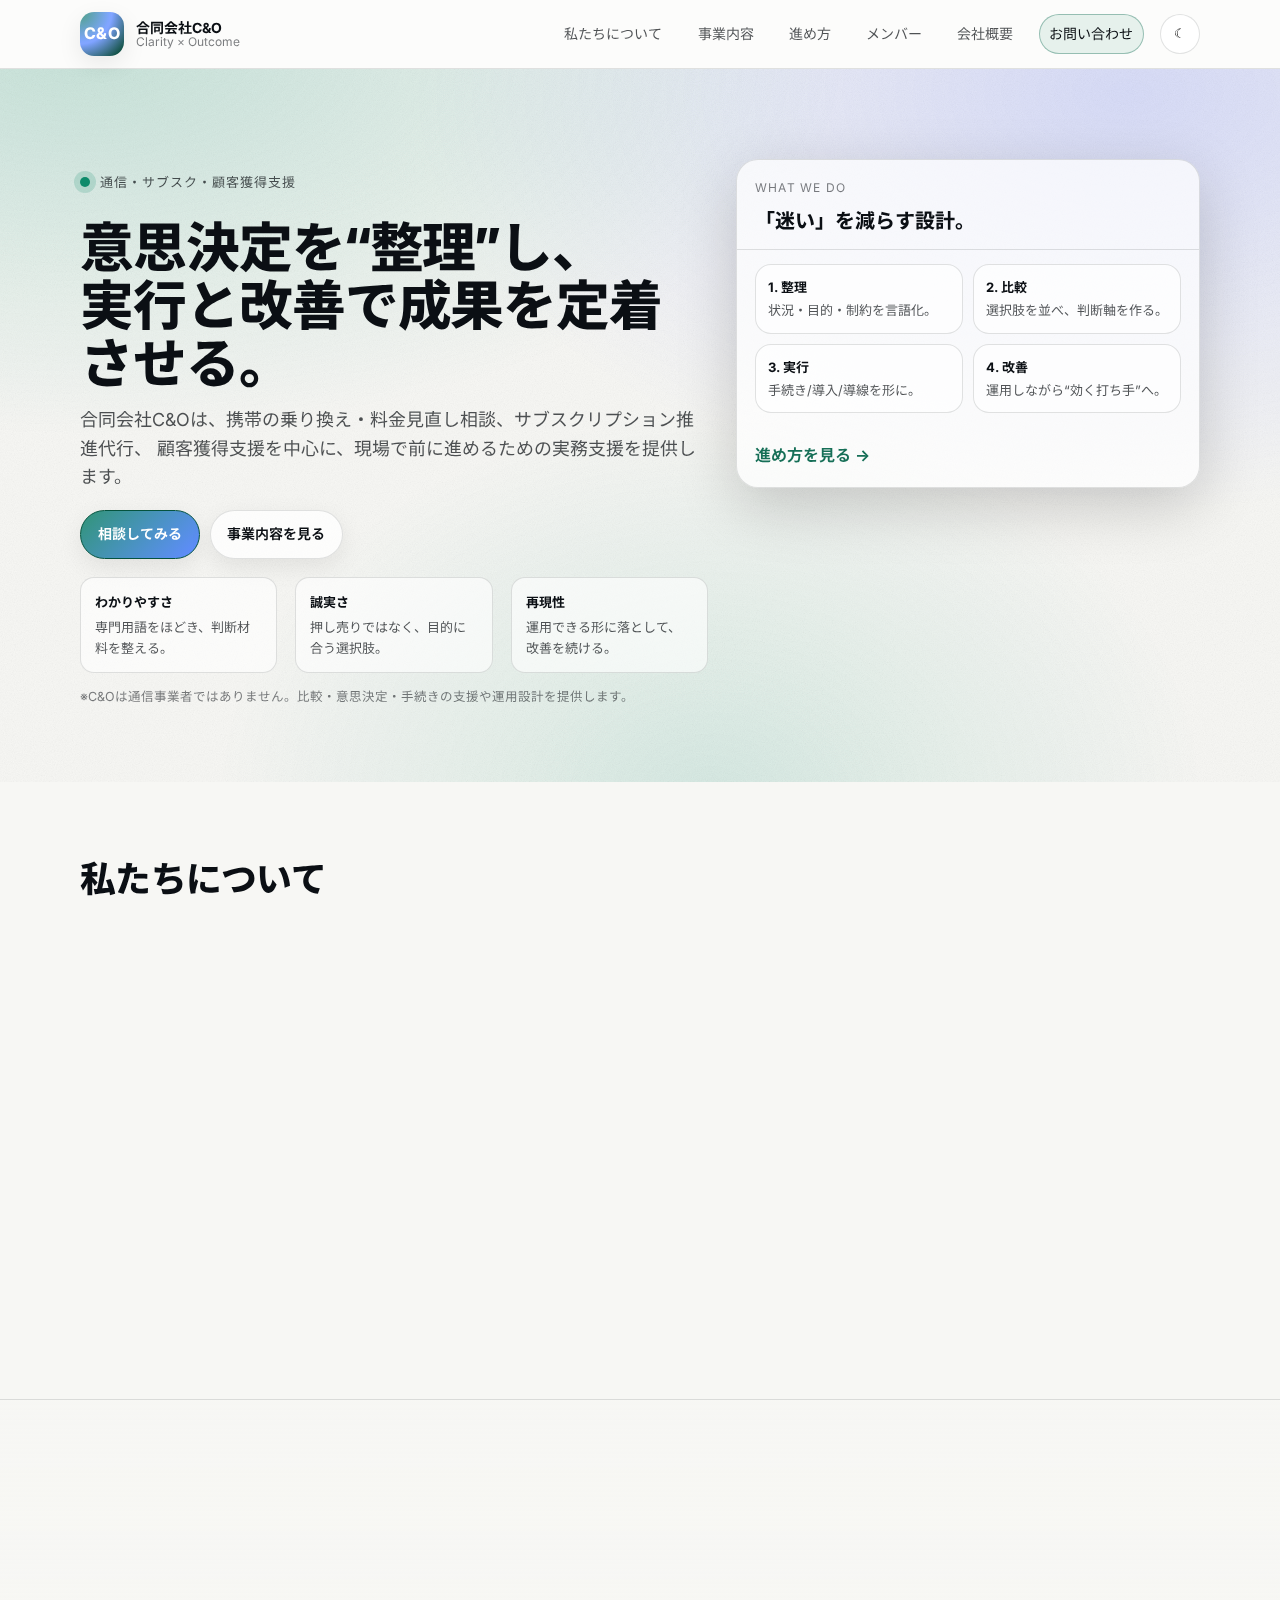
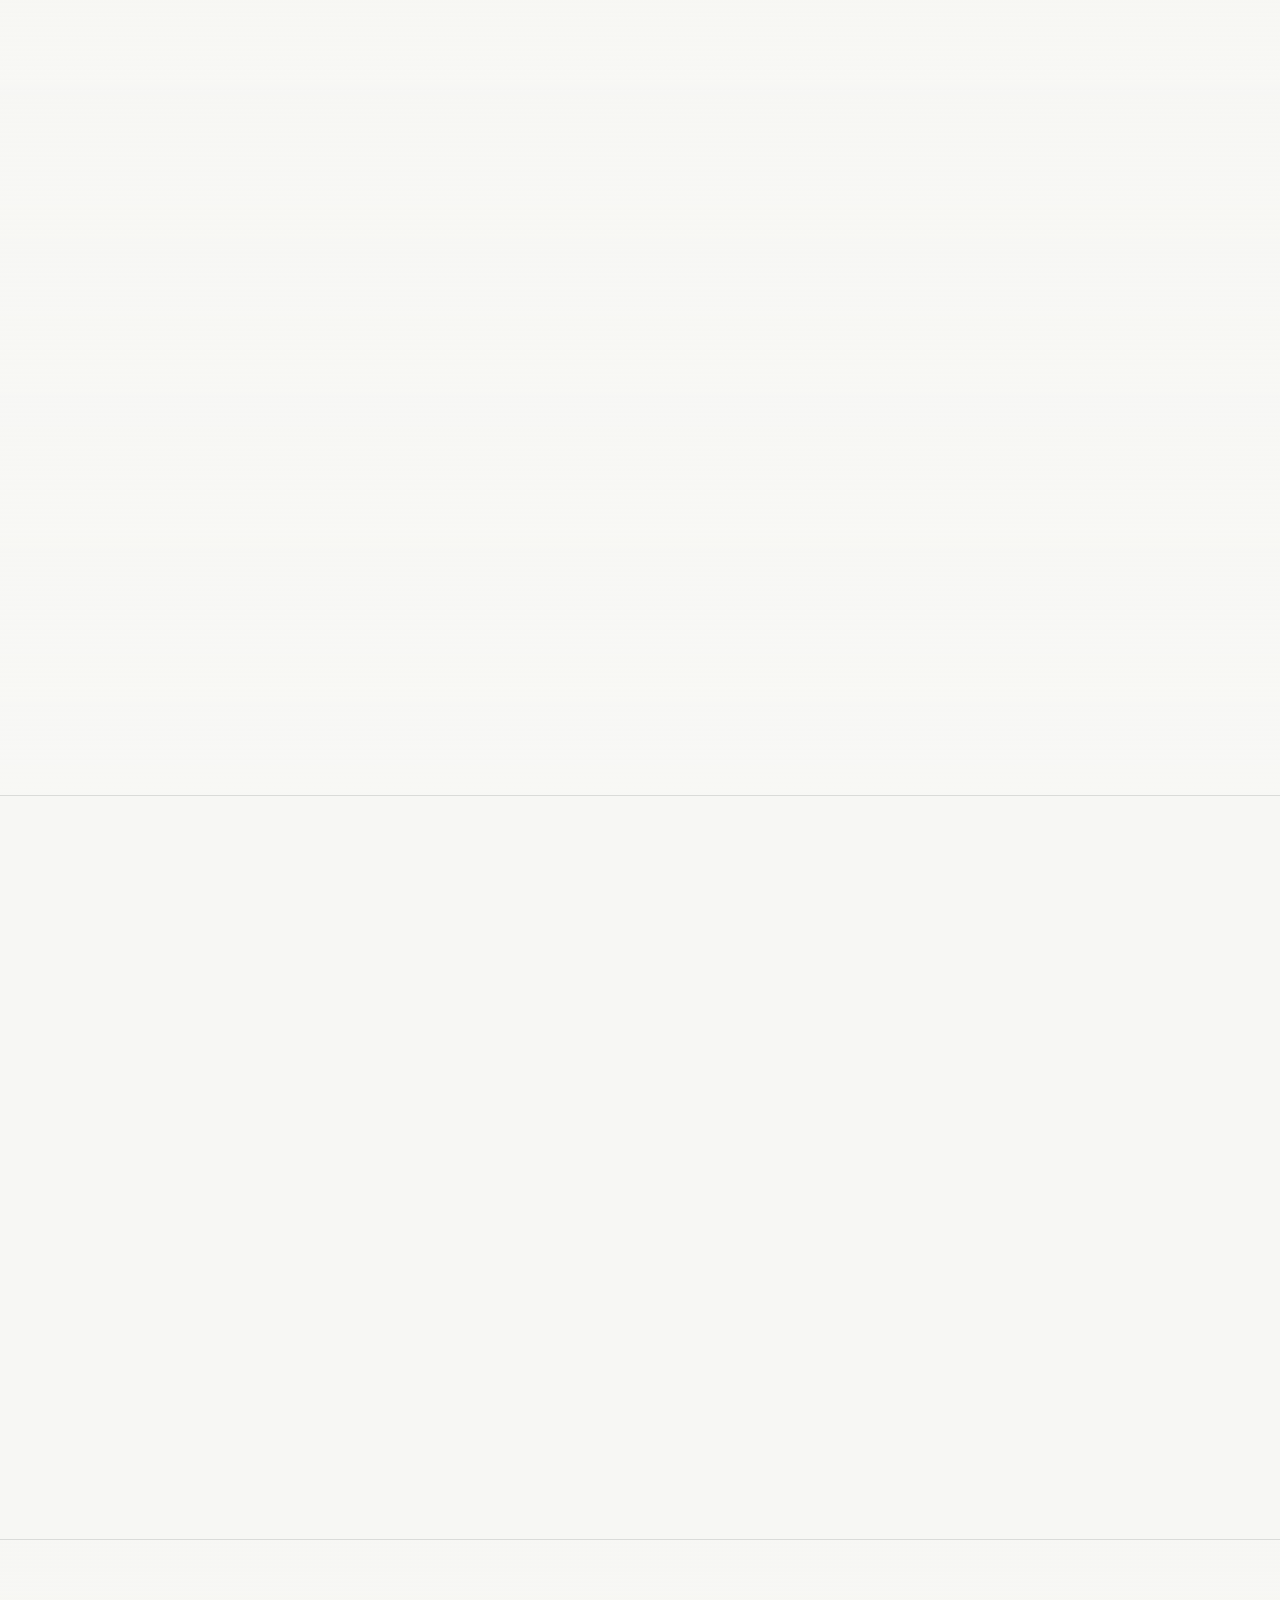
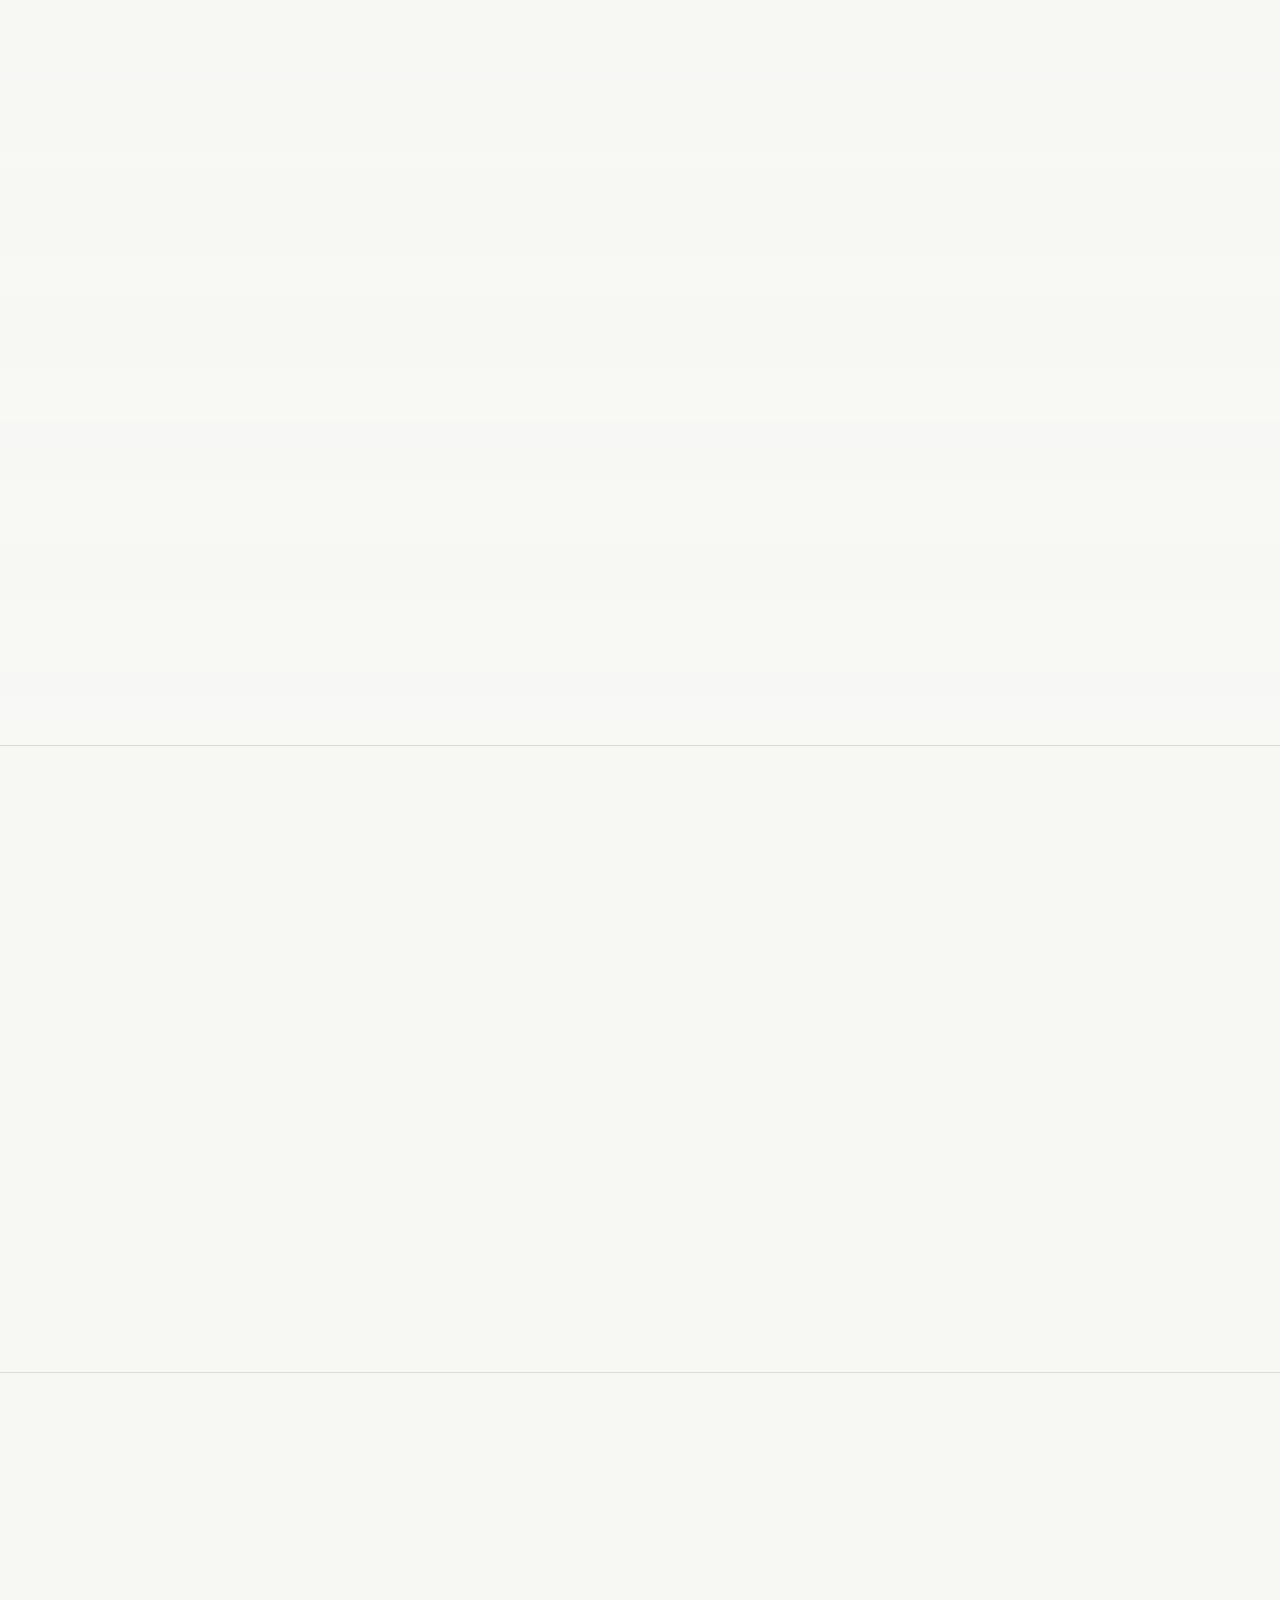
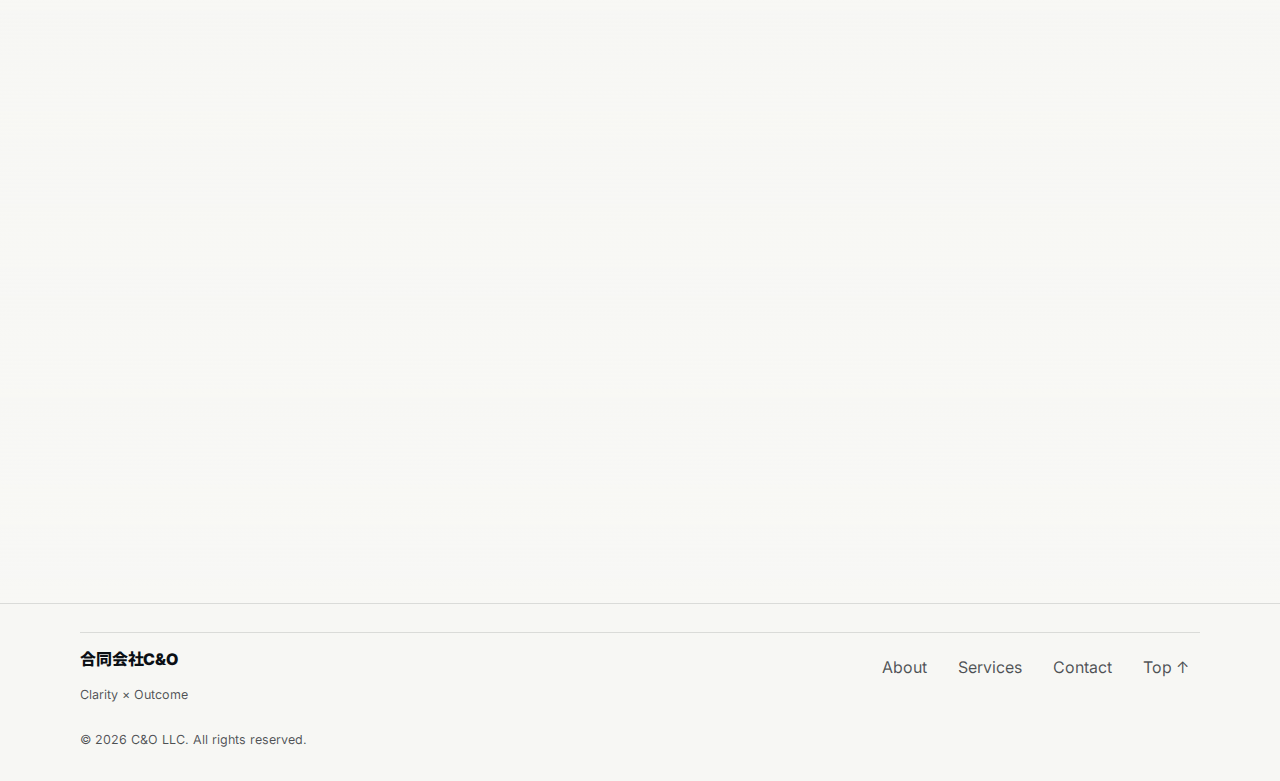
<file: index.html>
<!doctype html>
<html lang="ja">
<head>
  <meta charset="utf-8" />
  <meta name="viewport" content="width=device-width, initial-scale=1" />
  <meta name="theme-color" content="#0B0F14" />
  <meta name="color-scheme" content="light dark" />

  <title>合同会社C&O｜通信・サブスク・顧客獲得を“実行”で支える</title>
  <meta name="description" content="合同会社C&Oは、通信・サブスク領域の実務支援会社です。携帯の乗り換え・料金見直し相談、サブスク推進代行、顧客獲得支援まで。意思決定の整理から運用・改善まで伴走します。" />

  <!-- Open Graph -->
  <meta property="og:title" content="合同会社C&O｜通信・サブスク・顧客獲得を“実行”で支える" />
  <meta property="og:description" content="迷いを減らし、納得して決められる状態をつくる。実行と改善で成果を定着させる支援。" />
  <meta property="og:type" content="website" />
  <meta property="og:image" content="assets/og.svg" />
  <meta property="og:locale" content="ja_JP" />

  <!-- Performance: fonts -->
  <link rel="preconnect" href="https://fonts.googleapis.com" />
  <link rel="preconnect" href="https://fonts.gstatic.com" crossorigin />
  <link href="https://fonts.googleapis.com/css2?family=Inter:wght@300..900&family=Noto+Sans+JP:wght@300..900&display=swap" rel="stylesheet" />

  <link rel="icon" href="assets/favicon.svg" type="image/svg+xml" />
  <link rel="manifest" href="manifest.webmanifest" />
  <link rel="stylesheet" href="styles.css" />

  <!-- Structured data -->
  <script type="application/ld+json">
  {
    "@context": "https://schema.org",
    "@type": "LocalBusiness",
    "name": "合同会社C&O",
    "description": "通信・サブスク領域の実務支援。携帯の乗り換え・料金見直し相談、サブスクリプション推進代行、顧客獲得支援。",
    "telephone": "+81-90-4074-6950",
    "email": "akasabu36@gmail.com",
    "address": {
      "@type": "PostalAddress",
      "postalCode": "353-0001",
      "addressRegion": "埼玉県",
      "addressLocality": "志木市",
      "streetAddress": "上宗岡4-20-10",
      "addressCountry": "JP"
    }
  }
  </script>
</head>

<body>
  <a class="skip" href="#main">本文へスキップ</a>

  <header class="site-header" data-elevate>
    <div class="container header-inner">
      <a class="brand" href="#top" aria-label="合同会社C&O ホーム">
        <span class="brand-mark" aria-hidden="true">C&O</span>
        <span class="brand-text">
          <span class="brand-name">合同会社C&O</span>
          <span class="brand-tag">Clarity × Outcome</span>
        </span>
      </a>

      <nav class="nav" aria-label="主要メニュー">
        <button class="nav-toggle" type="button" aria-controls="nav-panel" aria-expanded="false">
          <span class="nav-toggle-icon" aria-hidden="true"></span>
          <span class="nav-toggle-label">メニュー</span>
        </button>

        <div class="nav-panel" id="nav-panel">
          <a class="nav-link" href="#about">私たちについて</a>
          <a class="nav-link" href="#services">事業内容</a>
          <a class="nav-link" href="#approach">進め方</a>
          <a class="nav-link" href="#team">メンバー</a>
          <a class="nav-link" href="#company">会社概要</a>
          <a class="nav-link nav-cta" href="#contact">お問い合わせ</a>

          <button class="theme-toggle" type="button" aria-label="テーマ切替">
            <span class="theme-sun" aria-hidden="true">☀</span>
            <span class="theme-moon" aria-hidden="true">☾</span>
          </button>
        </div>
      </nav>
    </div>
  </header>

  <main id="main">
    <!-- HERO -->
    <section class="hero" id="top">
      <div class="bg-noise" aria-hidden="true"></div>

      <div class="container hero-inner">
        <div class="hero-copy">
          <p class="eyebrow reveal">通信・サブスク・顧客獲得支援</p>
          <h1 class="hero-title reveal">
            意思決定を“整理”し、<br />
            実行と改善で成果を定着させる。
          </h1>
          <p class="hero-lead reveal">
            合同会社C&Oは、携帯の乗り換え・料金見直し相談、サブスクリプション推進代行、
            顧客獲得支援を中心に、現場で前に進めるための実務支援を提供します。
          </p>

          <div class="hero-actions reveal">
            <a class="btn primary" href="#contact">相談してみる</a>
            <a class="btn ghost" href="#services">事業内容を見る</a>
          </div>

          <div class="hero-meta reveal" role="list" aria-label="特徴">
            <div class="meta-card" role="listitem">
              <p class="meta-title">わかりやすさ</p>
              <p class="meta-desc">専門用語をほどき、判断材料を整える。</p>
            </div>
            <div class="meta-card" role="listitem">
              <p class="meta-title">誠実さ</p>
              <p class="meta-desc">押し売りではなく、目的に合う選択肢。</p>
            </div>
            <div class="meta-card" role="listitem">
              <p class="meta-title">再現性</p>
              <p class="meta-desc">運用できる形に落として、改善を続ける。</p>
            </div>
          </div>

          <p class="note reveal">
            ※C&Oは通信事業者ではありません。比較・意思決定・手続きの支援や運用設計を提供します。
          </p>
        </div>

        <div class="hero-card reveal" aria-label="要点カード">
          <div class="hero-card-top">
            <p class="hero-card-kicker">What we do</p>
            <p class="hero-card-title">「迷い」を減らす設計。</p>
          </div>

          <div class="bento">
            <div class="bento-item">
              <p class="bento-title">1. 整理</p>
              <p class="bento-desc">状況・目的・制約を言語化。</p>
            </div>
            <div class="bento-item">
              <p class="bento-title">2. 比較</p>
              <p class="bento-desc">選択肢を並べ、判断軸を作る。</p>
            </div>
            <div class="bento-item">
              <p class="bento-title">3. 実行</p>
              <p class="bento-desc">手続き/導入/導線を形に。</p>
            </div>
            <div class="bento-item">
              <p class="bento-title">4. 改善</p>
              <p class="bento-desc">運用しながら“効く打ち手”へ。</p>
            </div>
          </div>

          <div class="hero-card-bottom">
            <a class="inline" href="#approach">進め方を見る<span aria-hidden="true"> →</span></a>
          </div>
        </div>
      </div>
    </section>

    <!-- ABOUT -->
    <section class="section" id="about">
      <div class="container">
        <div class="section-head">
          <h2 class="section-title reveal">私たちについて</h2>
          <p class="section-lead reveal">
            「分かる」だけでは前に進めません。<br />
            納得して決められる状態をつくり、実行と改善で成果につなげます。
          </p>
        </div>

        <div class="grid two reveal">
          <div class="panel">
            <h3 class="panel-title">C&Oが大切にしていること</h3>
            <ul class="bullets">
              <li><strong>わかりやすさ：</strong>判断材料を整理し、結論までの道筋を見える化。</li>
              <li><strong>誠実さ：</strong>目的に合わない提案はしない。選ぶための情報を出す。</li>
              <li><strong>再現性：</strong>属人化を減らし、運用できる仕組みに落とし込む。</li>
              <li><strong>最短距離：</strong>小さく始め、効く打ち手に集中して改善する。</li>
            </ul>
          </div>

          <div class="panel">
            <h3 class="panel-title">こんな課題で相談されています</h3>
            <div class="tags" aria-label="相談例">
              <span class="tag">携帯料金が複雑で判断できない</span>
              <span class="tag">乗り換え手続きが不安</span>
              <span class="tag">サブスクの訴求が伸びない</span>
              <span class="tag">導入後の継続率を上げたい</span>
              <span class="tag">獲得導線がつながらない</span>
              <span class="tag">提案資料が毎回ブレる</span>
            </div>

            <div class="callout">
              <p class="callout-title">ポイント</p>
              <p class="callout-text">
                「何を決めればいいか」が曖昧な状態からスタートして大丈夫です。
                目的と制約を一緒に整理し、実行できる形へ落とし込みます。
              </p>
            </div>
          </div>
        </div>
      </div>
    </section>

    <!-- SERVICES -->
    <section class="section alt" id="services">
      <div class="container">
        <div class="section-head">
          <h2 class="section-title reveal">事業内容</h2>
          <p class="section-lead reveal">現場で「動かす」ことに重きを置いた支援を提供します。</p>
        </div>

        <div class="cards reveal">
          <article class="card">
            <div class="card-icon" aria-hidden="true">↔</div>
            <h3 class="card-title">携帯の乗り換えサポート</h3>
            <p class="card-text">条件整理・比較・手続きの不安解消まで。状況に合う選択を一緒に整えます。</p>
            <ul class="mini">
              <li>現状ヒアリング・目的整理</li>
              <li>比較表作成（費用/制約/優先度）</li>
              <li>手続き・移行の段取り支援</li>
            </ul>
          </article>

          <article class="card">
            <div class="card-icon" aria-hidden="true">¥</div>
            <h3 class="card-title">携帯キャリア相談（料金見直し）</h3>
            <p class="card-text">契約・用途・コストを整理し、無理のない最適化を提案します。</p>
            <ul class="mini">
              <li>契約内容の棚卸し</li>
              <li>無駄の特定と最適化案</li>
              <li>変更のリスク・注意点の説明</li>
            </ul>
          </article>

          <article class="card">
            <div class="card-icon" aria-hidden="true">∞</div>
            <h3 class="card-title">サブスクリプション推進代行</h3>
            <p class="card-text">導入設計〜訴求〜運用改善まで。継続利用につながる仕組みをつくります。</p>
            <ul class="mini">
              <li>導入設計（対象/導線/訴求）</li>
              <li>スクリプト/FAQ/資料整備</li>
              <li>KPI運用・改善サイクル</li>
            </ul>
          </article>

          <article class="card">
            <div class="card-icon" aria-hidden="true">◎</div>
            <h3 class="card-title">顧客獲得支援</h3>
            <p class="card-text">集客導線の設計、提案資料の整備、改善まで“獲得の仕組み”を支援します。</p>
            <ul class="mini">
              <li>導線設計（入口→提案→成約）</li>
              <li>提案資料/トーク整備</li>
              <li>改善・検証の運用</li>
            </ul>
          </article>
        </div>

        <div class="service-note reveal">
          <p><strong>支援形態：</strong>スポット相談 / 実務伴走（月次）/ 立ち上げ支援（短期集中）</p>
          <p class="muted">※費用・期間は目的と状況により変動します。まずは課題の整理からご相談ください。</p>
        </div>
      </div>
    </section>

    <!-- APPROACH -->
    <section class="section" id="approach">
      <div class="container">
        <div class="section-head">
          <h2 class="section-title reveal">進め方</h2>
          <p class="section-lead reveal">「小さく始めて、効く打ち手に集中」するための進め方です。</p>
        </div>

        <ol class="steps reveal">
          <li class="step">
            <div class="step-no">01</div>
            <div class="step-body">
              <h3 class="step-title">ヒアリング & 整理</h3>
              <p class="step-text">目的・制約・理想像を整理し、決めるべきことを明確にします。</p>
            </div>
          </li>
          <li class="step">
            <div class="step-no">02</div>
            <div class="step-body">
              <h3 class="step-title">比較 & 設計</h3>
              <p class="step-text">判断軸に沿って選択肢を比較し、実行可能な計画に落とし込みます。</p>
            </div>
          </li>
          <li class="step">
            <div class="step-no">03</div>
            <div class="step-body">
              <h3 class="step-title">実行</h3>
              <p class="step-text">手続き・導入・導線構築など、現場で“動く形”まで伴走します。</p>
            </div>
          </li>
          <li class="step">
            <div class="step-no">04</div>
            <div class="step-body">
              <h3 class="step-title">運用 & 改善</h3>
              <p class="step-text">数値と現場の声を踏まえて改善。再現性のある運用へ育てます。</p>
            </div>
          </li>
        </ol>

        <div class="quote reveal">
          <p class="quote-text">
            “正解を並べる”のではなく、<strong>運用できる形にして、試して、改善する</strong>。
            それが、成果を長く残す最短ルートだと考えています。
          </p>
        </div>
      </div>
    </section>

    <!-- TEAM -->
    <section class="section alt" id="team">
      <div class="container">
        <div class="section-head">
          <h2 class="section-title reveal">メンバー</h2>
          <p class="section-lead reveal">それぞれの強みを持ち寄り、現場を前に進めます。</p>
        </div>

        <div class="people reveal">
          <article class="person">
            <div class="avatar" aria-hidden="true"><span>HK</span></div>
            <div class="person-body">
              <div class="person-head">
                <h3 class="person-name">栗山 隼輔</h3>
                <p class="person-role">代表社員 / Executive</p>
              </div>
              <p class="person-msg">
                私たちは「分かりにくいものを、分かりやすくする」ことを仕事の中心に置いています。
                情報が増えるほど判断が難しくなる領域だからこそ、状況を整理し、比較し、実行できる形へ落とし込み、
                成果が定着するまで伴走します。ひとつひとつの相談に誠実に向き合い、安心して任せていただける存在でありたいと思っています。
              </p>
            </div>
          </article>

          <article class="person">
            <div class="avatar" aria-hidden="true"><span>SK</span></div>
            <div class="person-body">
              <div class="person-head">
                <h3 class="person-name">栗山 翔太朗</h3>
                <p class="person-role">代表社員（42Tokyo 在学）/ Engineering</p>
              </div>
              <p class="person-msg">
                42Tokyoで学んでいるのは、知識だけではなく「動くものをつくり、改善し続ける姿勢」です。
                机上の正解を並べるのではなく、実際に運用できる形にして、小さく試して、改善していく。
                C&Oはこのスタイルで、通信・サブスク・獲得支援を“現場で”前に進めます。目的に本気で向き合い、最短距離で成果につながる道筋を一緒に作ります。
              </p>
            </div>
          </article>

          <article class="person">
            <div class="avatar" aria-hidden="true"><span>TA</span></div>
            <div class="person-body">
              <div class="person-head">
                <h3 class="person-name">青木 毅（Tsuyoshi Aoki）</h3>
                <p class="person-role">執行役員 / Business & Communication</p>
              </div>
              <p class="person-msg">
                人は、情報だけでは動けません。<strong>「自分に合う」と腹落ちした瞬間</strong>に、行動が始まります。
                雑誌モデル、テーマパークキャスト、アパレルブランドでの経験を通じて、
                伝え方・見せ方・コミュニケーションが体験の質を決めると学びました。
                C&Oでは、提案の言葉、資料の見せ方、導線のつくり方まで整え、
                お客様が自然に選べる状態をつくります。納得できる選択が、日々の安心と成果につながるよう伴走します。
              </p>
              <p class="person-meta muted">
                合同会社NEX'SMA代表 / Fashion Consultant（SNS「WEAR」フォロワー1万人超・累計接客数50,000人以上）
              </p>
            </div>
          </article>
        </div>
      </div>
    </section>

    <!-- COMPANY -->
    <section class="section" id="company">
      <div class="container">
        <div class="section-head">
          <h2 class="section-title reveal">会社概要</h2>
          <p class="section-lead reveal">基本情報</p>
        </div>

        <div class="grid two reveal">
          <div class="panel">
            <dl class="dl">
              <div class="dl-row">
                <dt>会社名</dt>
                <dd>合同会社C&O</dd>
              </div>
              <div class="dl-row">
                <dt>代表者</dt>
                <dd>栗山 隼輔 ／ 栗山 翔太朗</dd>
              </div>
              <div class="dl-row">
                <dt>所在地</dt>
                <dd>〒353-0001 埼玉県志木市上宗岡4-20-10</dd>
              </div>
              <div class="dl-row">
                <dt>連絡先</dt>
                <dd><a class="inline" href="tel:+819040746950">090-4074-6950</a></dd>
              </div>
              <div class="dl-row">
                <dt>主な事業</dt>
                <dd>
                  携帯の乗り換え・料金見直し相談／携帯キャリア相談／サブスクリプションサービス推進代行／顧客獲得支援
                </dd>
              </div>
            </dl>

            <p class="muted">
              地図：<a class="inline" href="https://www.google.com/maps?q=%E5%9F%BC%E7%8E%89%E7%9C%8C%E5%BF%97%E6%9C%A8%E5%B8%82%E4%B8%8A%E5%AE%97%E5%B2%A14-20-10" target="_blank" rel="noopener noreferrer">Google Mapsで開く</a>
            </p>
          </div>

          <div class="panel">
            <h3 class="panel-title">補足</h3>
            <ul class="bullets">
              <li>オンラインでのご相談が中心です（必要に応じて訪問も可）。</li>
              <li>相談内容に応じて、支援範囲（整理/比較/実行/改善）を柔軟に設計します。</li>
              <li>守秘義務を前提に、資料・数値・運用フローの整備まで対応します。</li>
            </ul>

            <div class="callout">
              <p class="callout-title">対応領域の例</p>
              <p class="callout-text">通信費の最適化／サブスク導入推進／獲得導線（提案〜成約）の設計と運用改善</p>
            </div>
          </div>
        </div>
      </div>
    </section>

    <!-- CONTACT -->
    <section class="section alt" id="contact">
      <div class="container">
        <div class="section-head">
          <h2 class="section-title reveal">お問い合わせ</h2>
          <p class="section-lead reveal">まずは状況を伺い、進め方をご提案します。</p>
        </div>

        <div class="grid two reveal">
          <div class="panel">
            <h3 class="panel-title">お電話</h3>
            <p class="big">
              <a class="inline" href="tel:+819040746950">090-4074-6950</a>
            </p>
            <p class="muted">受付：10:00〜18:00（目安）</p>

            <h3 class="panel-title spacer">メール</h3>
            <p class="big">
              <a class="inline" href="mailto:akasabu36@gmail.com">akasabu36@gmail.com</a>
            </p>
            <p class="muted">24時間受付（返信は営業時間内）</p>
          </div>

          <div class="panel">
            <h3 class="panel-title">フォーム</h3>

            <form class="form" id="contact-form" novalidate>
              <label>
                <span>お名前</span>
                <input name="name" type="text" autocomplete="name" required />
              </label>

              <label>
                <span>ご連絡先（メール or 電話）</span>
                <input name="contact" type="text" autocomplete="email" required />
              </label>

              <label>
                <span>ご相談内容</span>
                <textarea name="message" rows="5" required placeholder="例）携帯料金を見直したい／サブスクの訴求を改善したい など"></textarea>
              </label>

              <button class="btn primary" type="submit">送信する</button>
              <p class="form-note muted" id="form-note" role="status" aria-live="polite"></p>
              <p class="muted small">※返信までお時間をいただく場合があります。</p>
            </form>
          </div>
        </div>
      </div>
    </section>
  </main>

  <footer class="footer">
    <div class="container footer-inner">
      <div class="footer-left">
        <p class="footer-brand">合同会社C&O</p>
        <p class="muted small">Clarity × Outcome</p>
      </div>

      <div class="footer-right">
        <a class="footer-link" href="#about">About</a>
        <a class="footer-link" href="#services">Services</a>
        <a class="footer-link" href="#contact">Contact</a>
        <a class="footer-link" href="#top">Top ↑</a>
      </div>
    </div>

    <div class="container footer-bottom">
      <p class="muted small">© <span id="year"></span> C&O LLC. All rights reserved.</p>
    </div>
  </footer>

  <script src="script.js" defer></script>
</body>
</html>
</file>
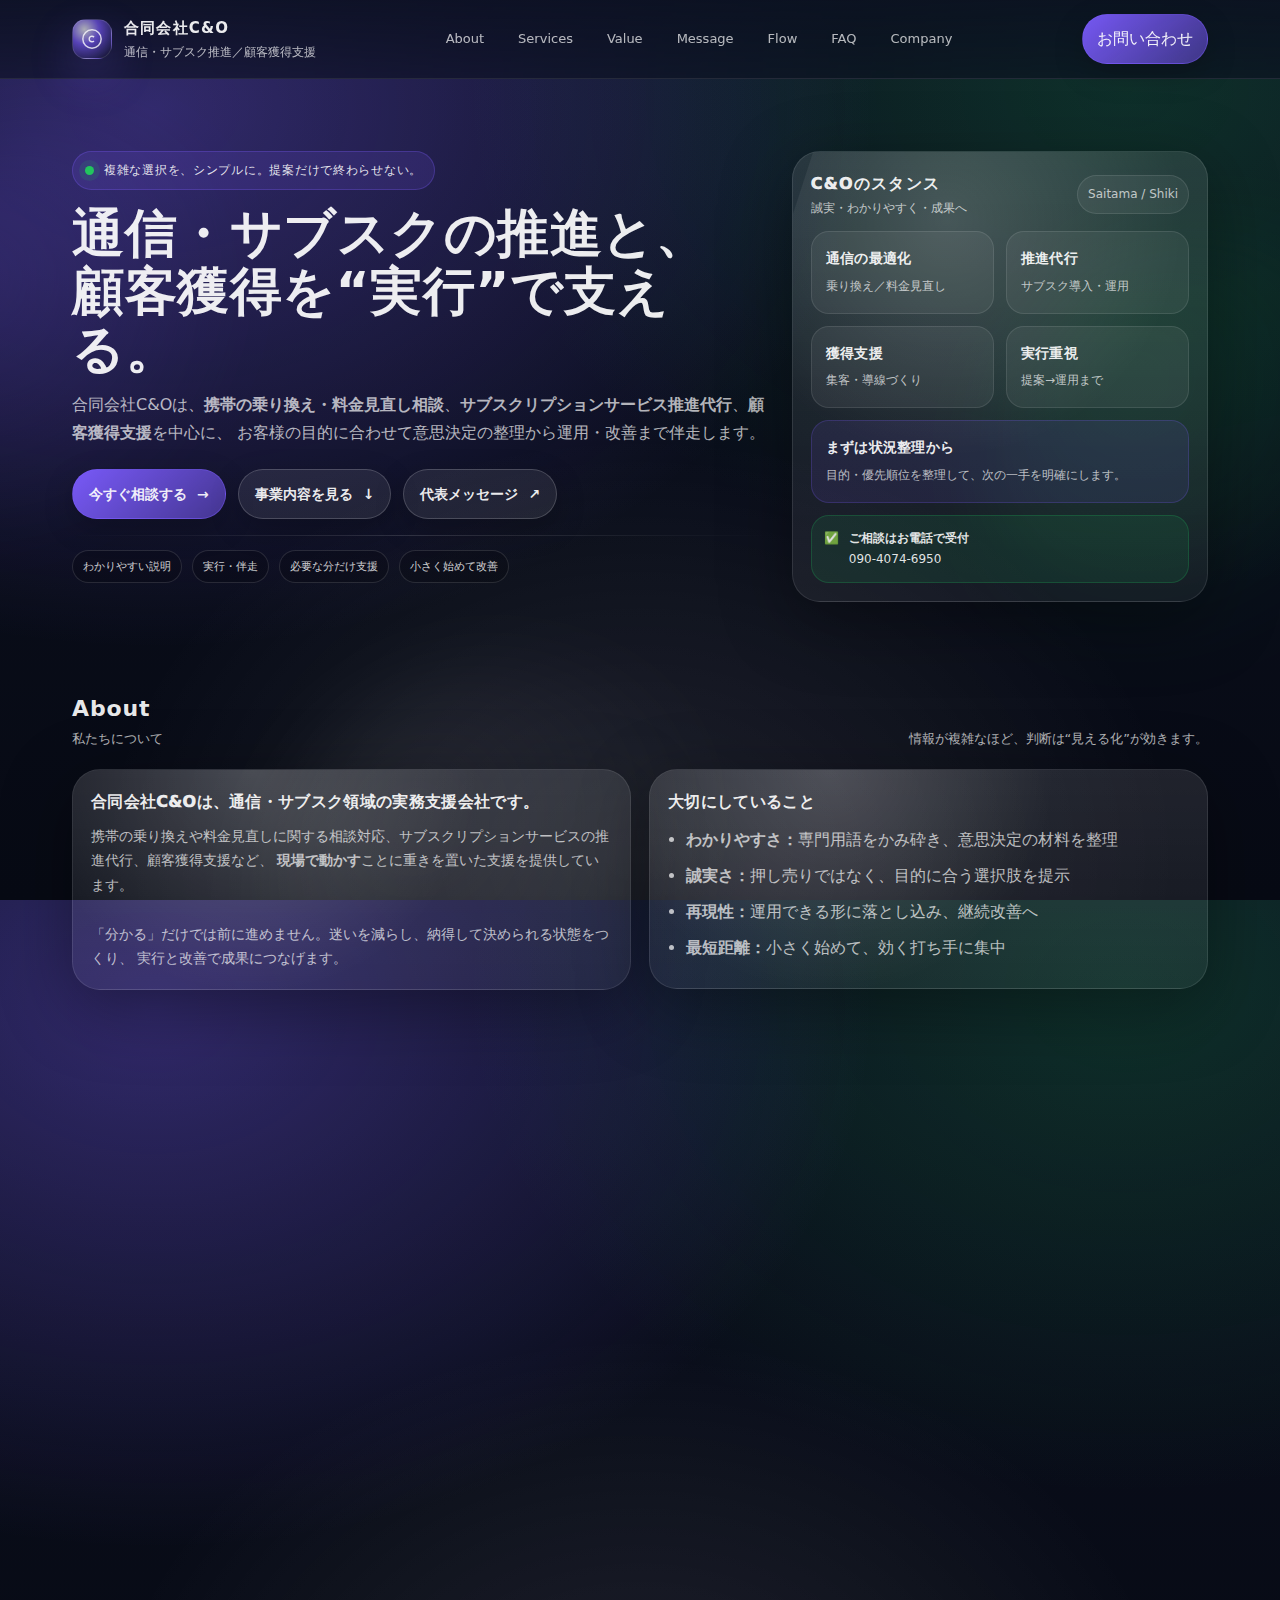
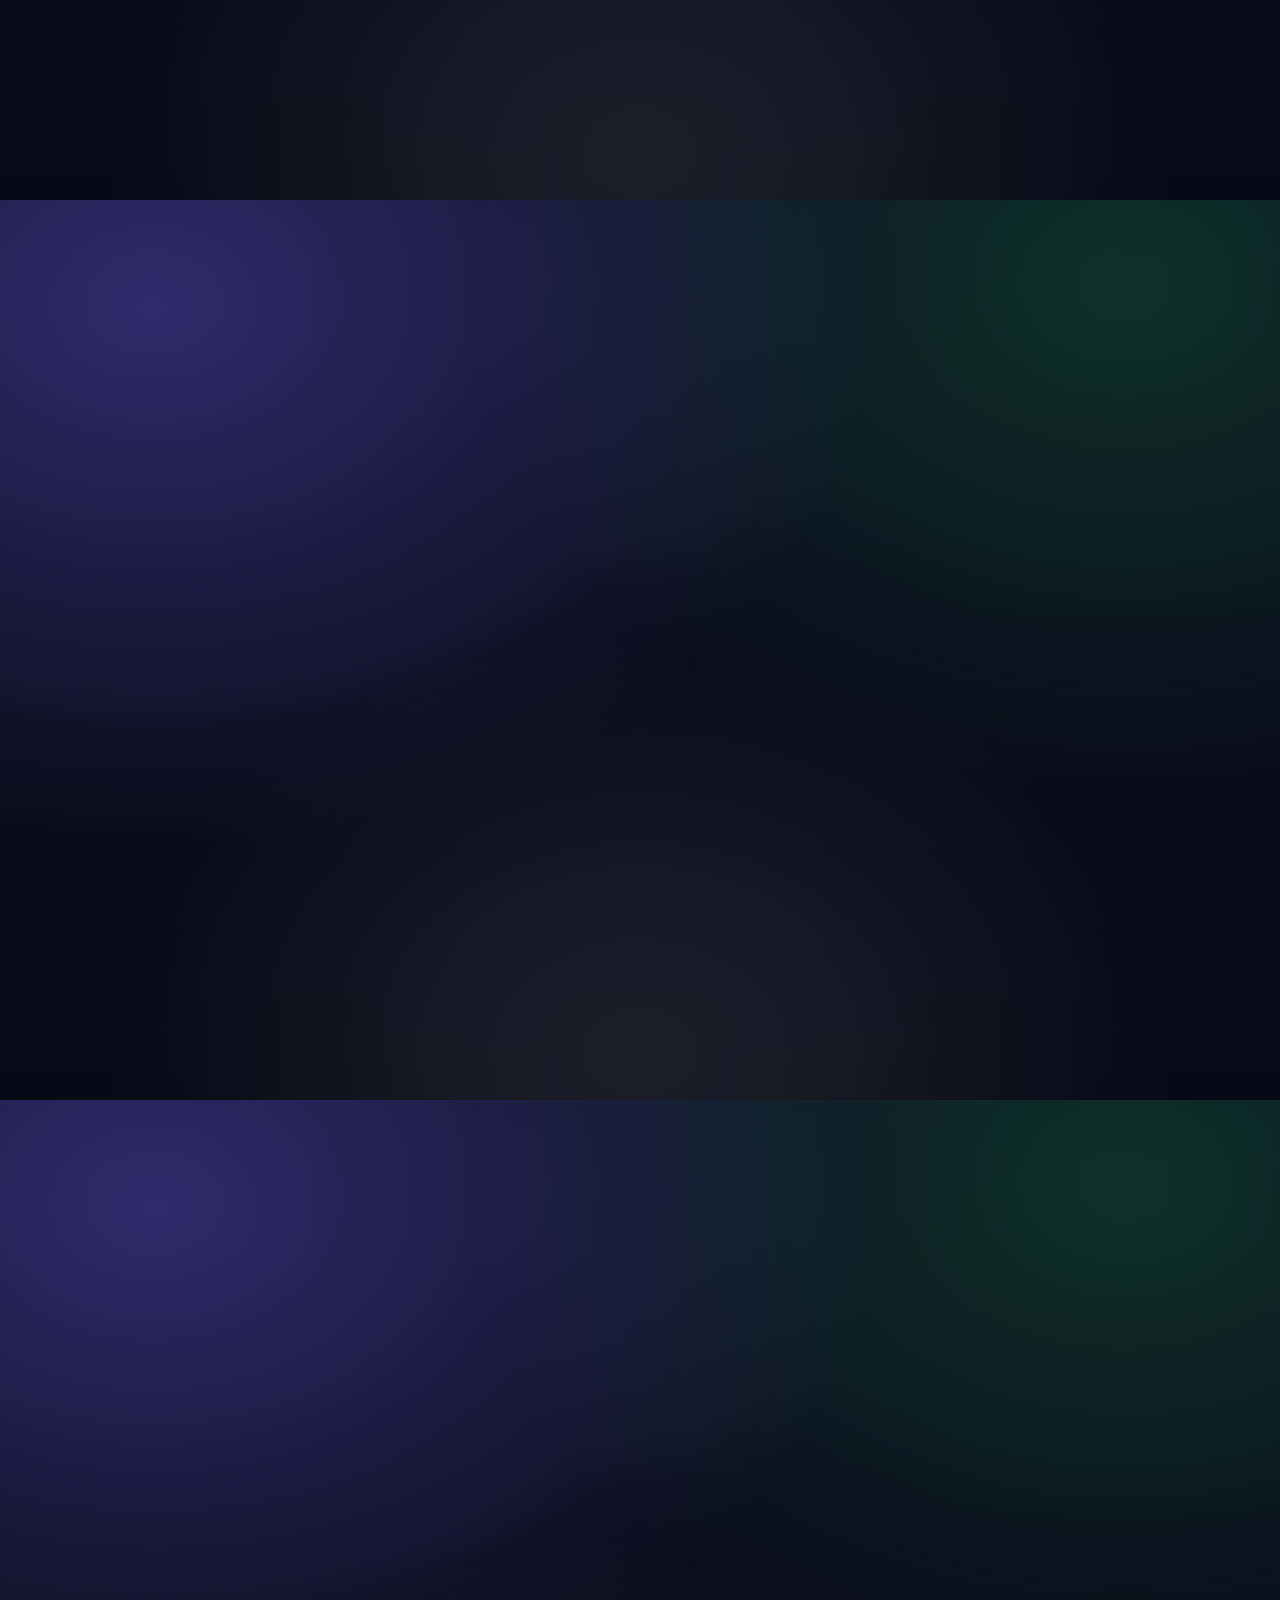
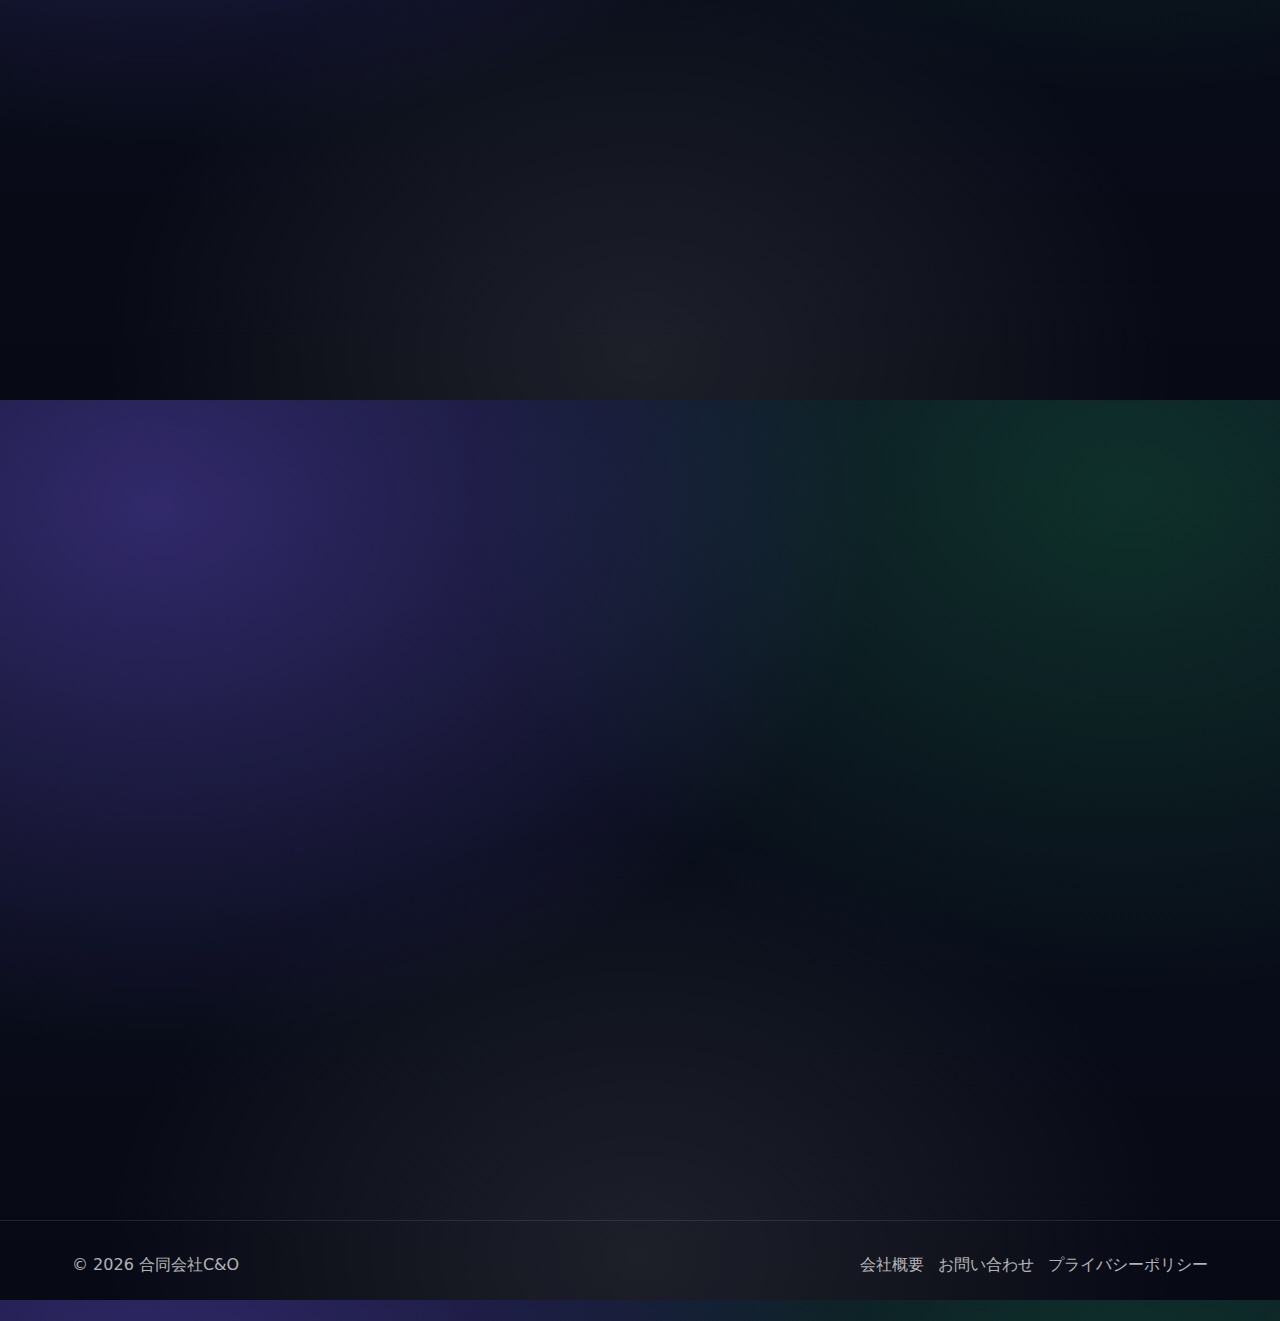
<file: c_o_ホームページ完成.html>
<!doctype html>
<html lang="ja">
<head>
  <meta charset="utf-8" />
  <meta name="viewport" content="width=device-width, initial-scale=1" />
  <meta name="description" content="合同会社C&O｜携帯の乗り換え・料金見直し相談／サブスクリプションサービス推進代行／顧客獲得支援。複雑な選択をシンプルに、提案から実行まで伴走します。" />
  <meta name="theme-color" content="#0b1020" />

  <!-- Open Graph / Twitter -->
  <meta property="og:type" content="website" />
  <meta property="og:site_name" content="合同会社C&O" />
  <meta property="og:title" content="合同会社C&O｜通信・サブスク推進／顧客獲得支援" />
  <meta property="og:description" content="携帯の乗り換え・料金見直し相談／サブスクリプションサービス推進代行／顧客獲得支援。わかりやすく、実行まで。" />
  <meta property="og:locale" content="ja_JP" />
  <meta name="twitter:card" content="summary_large_image" />
  <meta name="twitter:title" content="合同会社C&O" />
  <meta name="twitter:description" content="通信・サブスク推進／顧客獲得支援" />

  <!-- Favicon (inline SVG) -->
  <link rel="icon" href="data:image/svg+xml,%3Csvg xmlns='http://www.w3.org/2000/svg' viewBox='0 0 128 128'%3E%3Cdefs%3E%3CradialGradient id='g' cx='30%25' cy='30%25'%3E%3Cstop offset='0%25' stop-color='%23ffffff' stop-opacity='.8'/%3E%3Cstop offset='45%25' stop-color='%237c5cff'/%3E%3Cstop offset='100%25' stop-color='%230b1020'/%3E%3C/radialGradient%3E%3C/defs%3E%3Crect rx='28' width='128' height='128' fill='url(%23g)'/%3E%3Cpath d='M38 66c0 16 10 26 26 26 7 0 14-2 19-6l-6-8c-4 3-8 4-13 4-10 0-16-6-16-16 0-10 6-16 16-16 5 0 9 1 13 4l6-8c-5-4-12-6-19-6-16 0-26 10-26 26z' fill='%23ffffff' fill-opacity='.92'/%3E%3C/svg%3E" />

  <title>合同会社C&O｜通信・サブスク推進／顧客獲得支援</title>

  <!-- Structured data -->
  <script type="application/ld+json">
  {
    "@context": "https://schema.org",
    "@type": "Organization",
    "name": "合同会社C&O",
    "telephone": "+81-90-4074-6950",
    "address": {
      "@type": "PostalAddress",
      "addressRegion": "埼玉県",
      "addressLocality": "志木市",
      "streetAddress": "上宗岡4-20-10",
      "addressCountry": "JP"
    },
    "founder": [
      {"@type": "Person", "name": "栗山 隼輔"},
      {"@type": "Person", "name": "栗山 翔太朗"}
    ],
    "description": "携帯の乗り換え・料金見直し相談、サブスクリプションサービス推進代行、顧客獲得支援"
  }
  </script>

  <style>
    :root{
      --bg: #0b1020;
      --bg2: #070a14;
      --card: rgba(255,255,255,.07);
      --line: rgba(255,255,255,.14);
      --txt: rgba(255,255,255,.92);
      --muted: rgba(255,255,255,.70);
      --brand: #7c5cff;
      --brand2: #22c55e;
      --warn: #f59e0b;
      --shadow: 0 18px 70px rgba(0,0,0,.36);
      --shadow2: 0 10px 30px rgba(0,0,0,.22);
      --radius: 20px;
      --radius2: 28px;
      --max: 1180px;
      --ring: 0 0 0 4px rgba(124,92,255,.22);
      --font: ui-sans-serif, system-ui, -apple-system, Segoe UI, Roboto, "Hiragino Kaku Gothic ProN", "Noto Sans JP", "Yu Gothic", "Meiryo", Arial, sans-serif;
    }

    *{box-sizing:border-box}
    html,body{height:100%}
    html{scroll-behavior:smooth}
    body{
      margin:0;
      color:var(--txt);
      font-family: var(--font);
      background:
        radial-gradient(1200px 900px at 12% 12%, rgba(124,92,255,.34), transparent 60%),
        radial-gradient(1100px 840px at 88% 10%, rgba(34,197,94,.18), transparent 60%),
        radial-gradient(900px 700px at 50% 95%, rgba(255,255,255,.09), transparent 60%),
        linear-gradient(180deg, var(--bg), var(--bg2));
      line-height: 1.75;
      -webkit-font-smoothing: antialiased;
      -moz-osx-font-smoothing: grayscale;
      overflow-x:hidden;
    }

    a{color:inherit; text-decoration:none}
    .container{max-width:var(--max); margin:0 auto; padding:0 22px}

    /* Accessibility */
    .skip{
      position:absolute; left:-999px; top:10px;
      padding:10px 14px; border-radius:12px;
      background: rgba(255,255,255,.10);
      border:1px solid rgba(255,255,255,.18);
      z-index:999;
    }
    .skip:focus{left:12px; outline:none; box-shadow: var(--ring)}
    :focus-visible{outline:none; box-shadow: var(--ring); border-radius: 14px}

    /* Header */
    header{
      position:sticky; top:0; z-index:80;
      backdrop-filter: blur(16px);
      background: linear-gradient(to bottom, rgba(11,16,32,.86), rgba(11,16,32,.62));
      border-bottom: 1px solid rgba(255,255,255,.10);
    }
    .topbar{display:flex; align-items:center; justify-content:space-between; padding:14px 0; gap:14px}
    .brand{display:flex; gap:12px; align-items:center; min-width: 240px}
    .mark{
      width:40px; height:40px; border-radius:14px;
      background: radial-gradient(circle at 30% 25%, rgba(255,255,255,.65), rgba(124,92,255,.65) 38%, rgba(11,16,32,.92) 100%);
      box-shadow: 0 18px 45px rgba(124,92,255,.24);
      border: 1px solid rgba(255,255,255,.12);
      display:grid; place-items:center;
      position:relative;
      overflow:hidden;
    }
    .mark svg{opacity:.92}
    .brand h1{font-size:15px; margin:0; letter-spacing:.08em}
    .brand p{margin:0; font-size:12px; color:var(--muted)}

    nav{display:flex; gap:14px; align-items:center; flex-wrap:wrap}
    nav a{font-size:13px; color:var(--muted); padding:8px 10px; border-radius: 12px}
    nav a:hover{color:var(--txt); background: rgba(255,255,255,.06)}

    .pill{
      display:inline-flex; align-items:center; justify-content:center;
      padding:10px 14px; border-radius:999px;
      border:1px solid rgba(255,255,255,.18);
      background: rgba(255,255,255,.06);
      color:var(--txt);
      gap:10px;
      transition: transform .18s ease, background .18s ease, border-color .18s ease;
      box-shadow: var(--shadow2);
      cursor:pointer;
      user-select:none;
    }
    .pill:hover{transform: translateY(-1px); background: rgba(255,255,255,.10); border-color: rgba(255,255,255,.26)}
    .pill:active{transform: translateY(0)}
    .pill.primary{
      border-color: rgba(124,92,255,.40);
      background: linear-gradient(135deg, rgba(124,92,255,.95), rgba(124,92,255,.45));
    }

    .rightControls{display:flex; gap:10px; align-items:center}

    .hamburger{
      width:44px; height:44px; border-radius: 14px;
      border:1px solid rgba(255,255,255,.16);
      background: rgba(255,255,255,.06);
      display:none;
      align-items:center;
      justify-content:center;
      box-shadow: var(--shadow2);
    }

    /* Mobile menu */
    .menu{
      position:fixed; inset:0; z-index:120;
      background: rgba(0,0,0,.55);
      backdrop-filter: blur(10px);
      display:none;
    }
    .menu .sheet{
      position:absolute; right:0; top:0; bottom:0;
      width:min(420px, 92vw);
      background: linear-gradient(180deg, rgba(255,255,255,.10), rgba(255,255,255,.06));
      border-left: 1px solid rgba(255,255,255,.14);
      box-shadow: var(--shadow);
      padding:18px;
    }
    .menuTop{display:flex; justify-content:space-between; align-items:center; gap:12px; padding-bottom:12px; border-bottom:1px solid rgba(255,255,255,.10)}
    .menuLinks{display:grid; gap:10px; padding:14px 0}
    .menuLinks a{padding:12px 12px; border-radius:14px; background: rgba(255,255,255,.06); border:1px solid rgba(255,255,255,.10); color:var(--txt)}
    .menuLinks a:hover{background: rgba(255,255,255,.10)}

    /* Background orbs */
    main{position:relative}
    .bgOrbs{position:absolute; inset:0; pointer-events:none; overflow:hidden}
    .orb{position:absolute; width:520px; height:520px; border-radius:50%; filter: blur(40px); opacity:.22; animation: floaty 12s ease-in-out infinite}
    .orb.one{left:-180px; top:120px; background: radial-gradient(circle at 30% 30%, rgba(124,92,255,.75), transparent 55%)}
    .orb.two{right:-220px; top:220px; background: radial-gradient(circle at 30% 30%, rgba(34,197,94,.55), transparent 60%); animation-duration: 14s}
    .orb.three{left:20%; bottom:-280px; background: radial-gradient(circle at 30% 30%, rgba(255,255,255,.35), transparent 62%); animation-duration: 16s}
    @keyframes floaty{0%,100%{transform: translateY(0) translateX(0)}50%{transform: translateY(-18px) translateX(10px)}}

    /* Hero */
    .hero{padding:72px 0 26px}
    .heroGrid{display:grid; gap:26px; grid-template-columns: 1.25fr .75fr; align-items:stretch}
    .kicker{
      display:inline-flex; gap:10px; align-items:center;
      padding:8px 12px; border-radius:999px;
      background: rgba(124,92,255,.14);
      border: 1px solid rgba(124,92,255,.28);
      color: rgba(255,255,255,.88);
      font-size:12px;
      letter-spacing:.06em;
    }
    .dot{width:9px; height:9px; border-radius:999px; background: var(--brand2); box-shadow: 0 0 0 6px rgba(34,197,94,.12)}
    .hTitle{font-size: clamp(32px, 4.2vw, 52px); line-height: 1.12; margin: 14px 0 12px; letter-spacing: .01em}
    .lead{color:var(--muted); font-size:16px; margin:0 0 22px}

    .heroActions{display:flex; gap:12px; align-items:center; flex-wrap:wrap}
    .btn{
      display:inline-flex; align-items:center; gap:10px;
      padding:12px 16px; border-radius:999px;
      border: 1px solid rgba(255,255,255,.18);
      background: rgba(255,255,255,.08);
      box-shadow: var(--shadow2);
      font-weight:800;
      font-size:14px;
      transition: transform .18s ease, background .18s ease, border-color .18s ease;
    }
    .btn.primary{background: linear-gradient(135deg, rgba(124,92,255,.96), rgba(124,92,255,.48)); border-color: rgba(124,92,255,.42)}
    .btn:hover{transform: translateY(-1px); background: rgba(255,255,255,.10); border-color: rgba(255,255,255,.26)}
    .btn.primary:hover{background: linear-gradient(135deg, rgba(124,92,255,1), rgba(124,92,255,.55)); border-color: rgba(124,92,255,.55)}

    .panel{border:1px solid rgba(255,255,255,.10); background: linear-gradient(180deg, rgba(255,255,255,.10), rgba(255,255,255,.05)); border-radius: var(--radius2); box-shadow: var(--shadow); padding:18px; position:relative; overflow:hidden}
    .panel:before{content:""; position:absolute; inset:-40px; background: radial-gradient(circle at 30% 25%, rgba(255,255,255,.16), transparent 45%); transform: rotate(18deg); pointer-events:none}

    .miniTitle{font-weight:950; letter-spacing:.08em}
    .miniSub{color:var(--muted); font-size:12px}
    .metaRow{display:flex; justify-content:space-between; align-items:center; gap:12px; margin-bottom:12px; position:relative}
    .tag{padding:8px 10px; border-radius:999px; background: rgba(255,255,255,.06); border:1px solid rgba(255,255,255,.10); font-size:12px; color:var(--muted)}

    .grid2{display:grid; grid-template-columns: 1fr 1fr; gap:12px}
    .stat{border:1px solid rgba(255,255,255,.10); border-radius:18px; padding:14px; background: rgba(255,255,255,.06)}
    .stat b{display:block; font-size:14px; letter-spacing:.02em}
    .stat span{color:var(--muted); font-size:12px}
    .highlight{border-color: rgba(124,92,255,.22); background: rgba(124,92,255,.10)}

    /* Sections */
    section{padding:62px 0}
    .sectionTitle{display:flex; align-items:flex-end; justify-content:space-between; gap:18px; margin-bottom:18px}
    .sectionTitle h3{margin:0; font-size:22px; letter-spacing:.04em}
    .sectionTitle p{margin:0; color:var(--muted); font-size:13px}
    .divider{height:1px; background: linear-gradient(90deg, transparent, rgba(255,255,255,.14), transparent); margin: 16px 0 0}

    .cards{display:grid; gap:14px; grid-template-columns: repeat(4, 1fr)}
    .card{border:1px solid rgba(255,255,255,.10); border-radius: 20px; background: rgba(255,255,255,.06); padding:16px; min-height: 176px; box-shadow: var(--shadow2); transition: transform .18s ease, background .18s ease, border-color .18s ease; position:relative; overflow:hidden}
    .card:hover{transform: translateY(-2px); background: rgba(255,255,255,.09); border-color: rgba(255,255,255,.16)}
    .icon{width:42px; height:42px; border-radius:16px; display:grid; place-items:center; background: rgba(124,92,255,.16); border: 1px solid rgba(124,92,255,.22); margin-bottom:12px}
    .card h4{margin:0 0 8px; font-size:15px; letter-spacing:.02em}
    .card p{margin:0 0 10px; color:var(--muted); font-size:13px}
    .chipRow{display:flex; gap:8px; flex-wrap:wrap}
    .chip{font-size:11px; color:rgba(255,255,255,.80); padding:6px 10px; border-radius:999px; border:1px solid rgba(255,255,255,.12); background: rgba(0,0,0,.18)}

    .twoCol{display:grid; gap:18px; grid-template-columns: 1fr 1fr; align-items:start}
    .list{margin:0; padding-left:18px; color:var(--muted)}
    .list li{margin:8px 0}

    .steps{display:grid; gap:12px}
    .step{display:flex; gap:12px; align-items:flex-start; padding:14px; border:1px solid rgba(255,255,255,.10); background: rgba(255,255,255,.06); border-radius: 18px; box-shadow: var(--shadow2)}
    .badge{min-width:36px; height:36px; border-radius:14px; display:grid; place-items:center; background: rgba(34,197,94,.16); border:1px solid rgba(34,197,94,.22); color: rgba(255,255,255,.92); font-weight:950}
    .step b{display:block; margin:0 0 2px; letter-spacing:.02em}
    .step span{color:var(--muted); font-size:13px}

    /* Value */
    .valueGrid{display:grid; grid-template-columns: repeat(3, 1fr); gap: 14px}
    .value{border:1px solid rgba(255,255,255,.10); background: rgba(255,255,255,.06); border-radius: 20px; padding:16px; box-shadow: var(--shadow2)}
    .value b{display:block; margin-bottom:6px; letter-spacing:.02em}
    .value p{margin:0; color:var(--muted); font-size:13px}

    /* Messages */
    .msgGrid{display:grid; grid-template-columns: 1fr 1fr; gap:14px}
    .msg{border:1px solid rgba(255,255,255,.10); background: rgba(255,255,255,.06); border-radius: 22px; padding:18px; box-shadow: var(--shadow2)}
    .msgTop{display:flex; align-items:center; justify-content:space-between; gap:10px; margin-bottom:10px}
    .msgName{font-weight:950; letter-spacing:.02em}
    .msgRole{font-size:12px; color:var(--muted)}
    .msg p{margin:0; color:rgba(255,255,255,.82); font-size:13.5px}

    /* FAQ */
    .faq{display:grid; gap:12px}
    .qa{border:1px solid rgba(255,255,255,.10); background: rgba(255,255,255,.06); border-radius: 18px; overflow:hidden; box-shadow: var(--shadow2)}
    .qBtn{width:100%; text-align:left; padding:14px 14px; border:0; background: transparent; color: var(--txt); display:flex; justify-content:space-between; gap:12px; align-items:center; cursor:pointer; font-weight:900; letter-spacing:.01em}
    .qBtn span{color:var(--muted); font-weight:800}
    .ans{max-height:0; overflow:hidden; transition: max-height .25s ease; border-top:1px solid rgba(255,255,255,.10)}
    .ansInner{padding:12px 14px; color:var(--muted); font-size:13px}
    .qa.open .ans{max-height: 260px}

    /* Contact */
    .contactGrid{display:grid; gap:14px; grid-template-columns: 1.1fr .9fr}
    .contactCard{border:1px solid rgba(255,255,255,.10); background: rgba(255,255,255,.06); border-radius: 22px; padding:18px; box-shadow: var(--shadow2)}
    .contactCard h4{margin:0 0 8px; letter-spacing:.02em}
    .contactCard p{margin:0; color:var(--muted); font-size:13px}
    .callBox{margin-top:14px; padding:14px; border-radius: 20px; border:1px solid rgba(124,92,255,.30); background: rgba(124,92,255,.10)}
    .callNum{font-size:22px; font-weight:950; letter-spacing:.02em; margin:6px 0 2px}
    .callNote{color:rgba(255,255,255,.80); font-size:12px}

    /* Footer */
    footer{padding:30px 0 42px; border-top:1px solid rgba(255,255,255,.10); color:var(--muted)}
    .foot{display:flex; align-items:center; justify-content:space-between; gap:12px; flex-wrap:wrap}
    .foot a{color:var(--muted)}
    .foot a:hover{color:var(--txt)}

    /* Reveal */
    .reveal{opacity:0; transform: translateY(12px); transition: opacity .5s ease, transform .5s ease}
    .reveal.on{opacity:1; transform:none}

    /* Responsive */
    @media (max-width: 980px){
      nav{display:none}
      .hamburger{display:flex}
      .heroGrid{grid-template-columns: 1fr}
      .cards{grid-template-columns: repeat(2, 1fr)}
      .twoCol{grid-template-columns: 1fr}
      .valueGrid{grid-template-columns: 1fr}
      .msgGrid{grid-template-columns: 1fr}
      .contactGrid{grid-template-columns: 1fr}
      .brand{min-width: auto}
    }
    @media (max-width: 520px){
      .cards{grid-template-columns: 1fr}
      .pill{padding:10px 12px}
    }
    @media (prefers-reduced-motion: reduce){
      html{scroll-behavior:auto}
      .orb{animation:none}
      .reveal{transition:none}
      .btn,.pill,.card{transition:none}
    }
  </style>
</head>
<body>
  <a class="skip" href="#content">本文へスキップ</a>

  <div class="bgOrbs" aria-hidden="true">
    <div class="orb one"></div>
    <div class="orb two"></div>
    <div class="orb three"></div>
  </div>

  <header>
    <div class="container">
      <div class="topbar">
        <a class="brand" href="#top" aria-label="合同会社C&O トップへ">
          <div class="mark" aria-hidden="true">
            <svg width="22" height="22" viewBox="0 0 24 24" fill="none" xmlns="http://www.w3.org/2000/svg">
              <path d="M12 22c5.523 0 10-4.477 10-10S17.523 2 12 2 2 6.477 2 12s4.477 10 10 10Z" stroke="rgba(255,255,255,.85)" stroke-width="1.6"/>
              <path d="M8.2 12c0 2.3 1.5 3.8 3.8 3.8 1 0 2-.3 2.7-.9l-1-1.4c-.5.4-1.1.6-1.7.6-1.4 0-2.3-.8-2.3-2.1 0-1.4.9-2.1 2.3-2.1.6 0 1.2.2 1.7.6l1-1.4c-.7-.6-1.7-.9-2.7-.9-2.3 0-3.8 1.5-3.8 3.8Z" fill="rgba(255,255,255,.9)"/>
            </svg>
          </div>
          <div>
            <h1>合同会社C&amp;O</h1>
            <p>通信・サブスク推進／顧客獲得支援</p>
          </div>
        </a>

        <nav aria-label="サイト内ナビゲーション">
          <a href="#about">About</a>
          <a href="#services">Services</a>
          <a href="#value">Value</a>
          <a href="#message">Message</a>
          <a href="#flow">Flow</a>
          <a href="#faq">FAQ</a>
          <a href="#company">Company</a>
        </nav>

        <div class="rightControls">
          <a class="pill primary" href="#contact">お問い合わせ</a>
          <button class="hamburger" id="openMenu" aria-label="メニューを開く" aria-controls="mobileMenu" aria-expanded="false">
            <svg width="22" height="22" viewBox="0 0 24 24" fill="none" xmlns="http://www.w3.org/2000/svg">
              <path d="M4 7h16M4 12h16M4 17h16" stroke="rgba(255,255,255,.9)" stroke-width="1.7" stroke-linecap="round"/>
            </svg>
          </button>
        </div>
      </div>
    </div>
  </header>

  <!-- Mobile menu -->
  <div class="menu" id="mobileMenu" aria-hidden="true">
    <div class="sheet" role="dialog" aria-modal="true" aria-label="メニュー">
      <div class="menuTop">
        <div>
          <div class="miniTitle">合同会社C&amp;O</div>
          <div class="miniSub">ナビゲーション</div>
        </div>
        <button class="pill" id="closeMenu" aria-label="メニューを閉じる">閉じる</button>
      </div>
      <div class="menuLinks" role="navigation" aria-label="モバイルナビ">
        <a href="#about" data-close>About</a>
        <a href="#services" data-close>Services</a>
        <a href="#value" data-close>Value</a>
        <a href="#message" data-close>Message</a>
        <a href="#flow" data-close>Flow</a>
        <a href="#faq" data-close>FAQ</a>
        <a href="#company" data-close>Company</a>
        <a href="#contact" data-close>Contact</a>
      </div>
    </div>
  </div>

  <main id="top">
    <div id="content"></div>

    <!-- HERO -->
    <div class="hero">
      <div class="container">
        <div class="heroGrid">
          <div class="reveal">
            <div class="kicker"><span class="dot" aria-hidden="true"></span> 複雑な選択を、シンプルに。提案だけで終わらせない。</div>
            <h2 class="hTitle">通信・サブスクの推進と、<br/>顧客獲得を“実行”で支える。</h2>
            <p class="lead">
              合同会社C&amp;Oは、<b>携帯の乗り換え・料金見直し相談</b>、<b>サブスクリプションサービス推進代行</b>、<b>顧客獲得支援</b>を中心に、
              お客様の目的に合わせて意思決定の整理から運用・改善まで伴走します。
            </p>
            <div class="heroActions">
              <a class="btn primary" href="#contact" aria-label="お問い合わせへ">
                <span>今すぐ相談する</span>
                <span aria-hidden="true">→</span>
              </a>
              <a class="btn" href="#services">
                <span>事業内容を見る</span>
                <span aria-hidden="true">↓</span>
              </a>
              <a class="btn" href="#message" title="代表メッセージへ">
                <span>代表メッセージ</span>
                <span aria-hidden="true">↗</span>
              </a>
            </div>
            <div class="divider"></div>
            <div style="display:flex; gap:10px; flex-wrap:wrap; margin-top:14px; color:var(--muted); font-size:12px">
              <span class="chip">わかりやすい説明</span>
              <span class="chip">実行・伴走</span>
              <span class="chip">必要な分だけ支援</span>
              <span class="chip">小さく始めて改善</span>
            </div>
          </div>

          <aside class="panel reveal" aria-label="概要パネル">
            <div class="metaRow">
              <div>
                <div class="miniTitle">C&amp;Oのスタンス</div>
                <div class="miniSub">誠実・わかりやすく・成果へ</div>
              </div>
              <div class="tag">Saitama / Shiki</div>
            </div>

            <div class="grid2">
              <div class="stat">
                <b>通信の最適化</b>
                <span>乗り換え／料金見直し</span>
              </div>
              <div class="stat">
                <b>推進代行</b>
                <span>サブスク導入・運用</span>
              </div>
              <div class="stat">
                <b>獲得支援</b>
                <span>集客・導線づくり</span>
              </div>
              <div class="stat">
                <b>実行重視</b>
                <span>提案→運用まで</span>
              </div>
            </div>

            <div style="height:12px"></div>

            <div class="stat highlight">
              <b>まずは状況整理から</b>
              <span>目的・優先順位を整理して、次の一手を明確にします。</span>
            </div>

            <div style="height:12px"></div>

            <div style="display:flex; gap:10px; align-items:flex-start; padding:12px; border-radius: 18px; border:1px solid rgba(34,197,94,.22); background: rgba(34,197,94,.10); color: rgba(255,255,255,.88); font-size:12px">
              <div>✅</div>
              <div>
                <b>ご相談はお電話で受付</b><br/>
                090-4074-6950
              </div>
            </div>
          </aside>
        </div>
      </div>
    </div>

    <!-- ABOUT -->
    <section id="about">
      <div class="container">
        <div class="sectionTitle reveal">
          <div>
            <h3>About</h3>
            <p>私たちについて</p>
          </div>
          <p>情報が複雑なほど、判断は“見える化”が効きます。</p>
        </div>

        <div class="twoCol">
          <div class="panel reveal">
            <div style="font-weight:950; margin-bottom:8px; letter-spacing:.02em">合同会社C&amp;Oは、通信・サブスク領域の実務支援会社です。</div>
            <div style="color:var(--muted); font-size:14px">
              携帯の乗り換えや料金見直しに関する相談対応、サブスクリプションサービスの推進代行、顧客獲得支援など、
              <b>現場で動かす</b>ことに重きを置いた支援を提供しています。<br/><br/>
              「分かる」だけでは前に進めません。迷いを減らし、納得して決められる状態をつくり、
              実行と改善で成果につなげます。
            </div>
          </div>

          <div class="panel reveal">
            <div style="font-weight:950; margin-bottom:10px; letter-spacing:.02em">大切にしていること</div>
            <ul class="list">
              <li><b>わかりやすさ：</b>専門用語をかみ砕き、意思決定の材料を整理</li>
              <li><b>誠実さ：</b>押し売りではなく、目的に合う選択肢を提示</li>
              <li><b>再現性：</b>運用できる形に落とし込み、継続改善へ</li>
              <li><b>最短距離：</b>小さく始めて、効く打ち手に集中</li>
            </ul>
          </div>
        </div>
      </div>
    </section>

    <!-- SERVICES -->
    <section id="services">
      <div class="container">
        <div class="sectionTitle reveal">
          <div>
            <h3>Services</h3>
            <p>事業内容</p>
          </div>
          <p>必要なところから、必要な分だけ。</p>
        </div>

        <div class="cards">
          <div class="card reveal">
            <div class="icon" aria-hidden="true">
              <svg width="20" height="20" viewBox="0 0 24 24" fill="none" xmlns="http://www.w3.org/2000/svg">
                <path d="M8 2h8a2 2 0 0 1 2 2v16a2 2 0 0 1-2 2H8a2 2 0 0 1-2-2V4a2 2 0 0 1 2-2Z" stroke="rgba(255,255,255,.88)" stroke-width="1.6"/>
                <path d="M10 19h4" stroke="rgba(255,255,255,.88)" stroke-width="1.6" stroke-linecap="round"/>
              </svg>
            </div>
            <h4>携帯の乗り換えサポート</h4>
            <p>条件整理・比較・手続きの不安解消まで。状況に合う選択を一緒に整えます。</p>
            <div class="chipRow">
              <span class="chip">条件整理</span><span class="chip">比較</span><span class="chip">手続きサポート</span>
            </div>
          </div>

          <div class="card reveal">
            <div class="icon" aria-hidden="true">
              <svg width="20" height="20" viewBox="0 0 24 24" fill="none" xmlns="http://www.w3.org/2000/svg">
                <path d="M12 22c5.523 0 10-4.477 10-10S17.523 2 12 2 2 6.477 2 12s4.477 10 10 10Z" stroke="rgba(255,255,255,.88)" stroke-width="1.6"/>
                <path d="M12 7v6l4 2" stroke="rgba(255,255,255,.88)" stroke-width="1.6" stroke-linecap="round" stroke-linejoin="round"/>
              </svg>
            </div>
            <h4>携帯キャリア相談（料金見直し）</h4>
            <p>契約・用途・コストを整理し、無理のない最適化を提案します。</p>
            <div class="chipRow">
              <span class="chip">料金最適化</span><span class="chip">契約整理</span><span class="chip">用途設計</span>
            </div>
          </div>

          <div class="card reveal">
            <div class="icon" aria-hidden="true">
              <svg width="20" height="20" viewBox="0 0 24 24" fill="none" xmlns="http://www.w3.org/2000/svg">
                <path d="M20 7l-8 10L4 11" stroke="rgba(255,255,255,.88)" stroke-width="1.8" stroke-linecap="round" stroke-linejoin="round"/>
              </svg>
            </div>
            <h4>サブスクリプション推進代行</h4>
            <p>導入設計〜訴求〜運用改善まで。継続利用につながる仕組みをつくります。</p>
            <div class="chipRow">
              <span class="chip">導入設計</span><span class="chip">訴求</span><span class="chip">改善</span>
            </div>
          </div>

          <div class="card reveal">
            <div class="icon" aria-hidden="true">
              <svg width="20" height="20" viewBox="0 0 24 24" fill="none" xmlns="http://www.w3.org/2000/svg">
                <path d="M4 19V5M4 19h16" stroke="rgba(255,255,255,.88)" stroke-width="1.6" stroke-linecap="round"/>
                <path d="M8 15l3-3 3 2 4-5" stroke="rgba(255,255,255,.88)" stroke-width="1.8" stroke-linecap="round" stroke-linejoin="round"/>
              </svg>
            </div>
            <h4>顧客獲得支援</h4>
            <p>集客導線の設計、提案資料の整備、改善まで“獲得の仕組み”を支援します。</p>
            <div class="chipRow">
              <span class="chip">導線設計</span><span class="chip">提案強化</span><span class="chip">改善</span>
            </div>
          </div>
        </div>
      </div>
    </section>

    <!-- VALUE -->
    <section id="value">
      <div class="container">
        <div class="sectionTitle reveal">
          <div>
            <h3>Value</h3>
            <p>選ばれる理由</p>
          </div>
          <p>「分かる」ではなく「進む」へ。</p>
        </div>

        <div class="valueGrid">
          <div class="value reveal">
            <b>判断の“見える化”</b>
            <p>条件や優先順位を整理し、比較できる状態に整えます。迷いを減らし、決断を速く。</p>
          </div>
          <div class="value reveal">
            <b>提案だけで終わらない</b>
            <p>手続き・導入・運用まで。実行可能な形に落とし込み、成果が出るところまで伴走します。</p>
          </div>
          <div class="value reveal">
            <b>必要な分だけ支援</b>
            <p>丸投げでも、一部支援でも。いま必要な範囲に集中するので、無理なく始められます。</p>
          </div>
        </div>
      </div>
    </section>

    <!-- MESSAGE -->
    <section id="message">
      <div class="container">
        <div class="sectionTitle reveal">
          <div>
            <h3>Message</h3>
            <p>代表メッセージ</p>
          </div>
          <p>信頼は、目に見える誠実さから。</p>
        </div>

        <div class="msgGrid">
          <div class="msg reveal">
            <div class="msgTop">
              <div>
                <div class="msgName">栗山 隼輔</div>
                <div class="msgRole">代表社員</div>
              </div>
              <div class="tag">Executive</div>
            </div>
            <p>
              私たちは「分かりにくいものを、分かりやすくする」ことを仕事の中心に置いています。
              通信の選択肢、サービスの推進、顧客獲得の導線――どれも情報が増えるほど判断が難しくなります。
              だからこそC&amp;Oは、状況を整理し、比較し、実行できる形へ落とし込み、成果が定着するまで伴走します。
              ひとつひとつの相談に誠実に向き合い、安心して任せていただける存在でありたいと思っています。
            </p>
          </div>

          <div class="msg reveal">
            <div class="msgTop">
              <div>
                <div class="msgName">栗山 翔太朗</div>
                <div class="msgRole">代表社員（42Tokyo 在学）</div>
              </div>
              <div class="tag">Engineering</div>
            </div>
            <p>
              42Tokyoで学んでいるのは、知識だけではなく「動くものをつくり、改善し続ける姿勢」です。
              その考え方は、ビジネスでも同じだと感じています。
              机上の正解を並べるのではなく、実際に運用できる形にして、小さく試して、改善していく。
              C&amp;Oはこのスタイルで、通信・サブスク・獲得支援を“現場で”前に進めます。
              お客様の目的に本気で向き合い、最短距離で成果につながる道筋を一緒に作ります。
            </p>
          </div>
        </div>
      </div>
    </section>

    <!-- FLOW -->
    <section id="flow">
      <div class="container">
        <div class="sectionTitle reveal">
          <div>
            <h3>Flow</h3>
            <p>ご利用の流れ</p>
          </div>
          <p>最短で、無理なく。</p>
        </div>

        <div class="twoCol">
          <div class="steps">
            <div class="step reveal">
              <div class="badge">1</div>
              <div>
                <b>お電話でお問い合わせ</b>
                <span>090-4074-6950 までご連絡ください。</span>
              </div>
            </div>
            <div class="step reveal">
              <div class="badge">2</div>
              <div>
                <b>ヒアリング／状況整理</b>
                <span>現状・条件・優先順位を一緒に整理します。</span>
              </div>
            </div>
            <div class="step reveal">
              <div class="badge">3</div>
              <div>
                <b>提案（選択肢の比較）</b>
                <span>メリット・注意点を分かりやすく提示し、納得して選べる状態にします。</span>
              </div>
            </div>
            <div class="step reveal">
              <div class="badge">4</div>
              <div>
                <b>実行／運用／改善</b>
                <span>必要な範囲で伴走し、成果が定着するところまで支援します。</span>
              </div>
            </div>
          </div>

          <div class="panel reveal">
            <div style="font-weight:950; margin-bottom:10px; letter-spacing:.02em">相談の出発点</div>
            <div style="color:var(--muted); font-size:14px">
              「何をどう選べばいいか分からない」状態で大丈夫です。
              まずは状況を整理して、次の一手を明確にします。
            </div>
            <div style="height:12px"></div>
            <a class="pill primary" href="#contact" style="width:100%">お問い合わせへ →</a>
          </div>
        </div>
      </div>
    </section>

    <!-- FAQ -->
    <section id="faq">
      <div class="container">
        <div class="sectionTitle reveal">
          <div>
            <h3>FAQ</h3>
            <p>よくある質問</p>
          </div>
          <p>不安を、先に解消。</p>
        </div>

        <div class="faq">
          <div class="qa reveal">
            <button class="qBtn" type="button"><div>相談はどの段階から可能ですか？</div><span>＋</span></button>
            <div class="ans"><div class="ansInner">「何が分からないか分からない」段階でも大丈夫です。現状・目的・優先順位を一緒に整理し、次の一手を明確にします。</div></div>
          </div>
          <div class="qa reveal">
            <button class="qBtn" type="button"><div>一部だけお願いできますか？</div><span>＋</span></button>
            <div class="ans"><div class="ansInner">可能です。「比較だけ」「手続きの不安解消だけ」「推進・運用だけ」など、必要な範囲に合わせて対応します。</div></div>
          </div>
          <div class="qa reveal">
            <button class="qBtn" type="button"><div>個人・法人どちらも相談できますか？</div><span>＋</span></button>
            <div class="ans"><div class="ansInner">個人・法人いずれもご相談可能です。内容に応じて、支援範囲・進め方をご提案します。</div></div>
          </div>
          <div class="qa reveal">
            <button class="qBtn" type="button"><div>訪問や対面での対応は可能ですか？</div><span>＋</span></button>
            <div class="ans"><div class="ansInner">内容により可能です。まずはお電話にてご相談ください。</div></div>
          </div>
        </div>
      </div>
    </section>

    <!-- COMPANY -->
    <section id="company">
      <div class="container">
        <div class="sectionTitle reveal">
          <div>
            <h3>Company</h3>
            <p>会社概要</p>
          </div>
          <p>基本情報</p>
        </div>

        <div class="panel reveal">
          <div style="display:grid; gap:12px">
            <div style="display:flex; gap:10px; flex-wrap:wrap"><div style="min-width:160px; color:var(--muted)">会社名</div><div>合同会社C&amp;O</div></div>
            <div style="display:flex; gap:10px; flex-wrap:wrap"><div style="min-width:160px; color:var(--muted)">代表者</div><div>栗山 隼輔 ／ 栗山 翔太朗</div></div>
            <div style="display:flex; gap:10px; flex-wrap:wrap"><div style="min-width:160px; color:var(--muted)">所在地</div><div>〒（353-0001） 埼玉県志木市上宗岡4-20-10</div></div>
            <div style="display:flex; gap:10px; flex-wrap:wrap"><div style="min-width:160px; color:var(--muted)">連絡先</div><div><a class="pill" href="tel:09040746950" aria-label="電話をかける">090-4074-6950</a></div></div>
            <div style="display:flex; gap:10px; flex-wrap:wrap"><div style="min-width:160px; color:var(--muted)">主な事業</div><div>携帯の乗り換え・料金見直し相談／携帯キャリア相談／サブスクリプションサービス推進代行／顧客獲得支援</div></div>
            <div class="divider"></div>
            <div style="display:flex; gap:12px; flex-wrap:wrap">
              <a class="pill" href="https://www.google.com/maps?q=%E5%9F%BC%E7%8E%89%E7%9C%8C%E5%BF%97%E6%9C%A8%E5%B8%82%E4%B8%8A%E5%AE%97%E5%B2%A14-20-10" target="_blank" rel="noopener">地図で見る</a>
              <a class="pill" href="#privacy" id="privacyLink">プライバシーポリシー</a>
            </div>
          </div>
        </div>
      </div>
    </section>

    <!-- CONTACT -->
    <section id="contact">
      <div class="container">
        <div class="sectionTitle reveal">
          <div>
            <h3>Contact</h3>
            <p>お問い合わせ</p>
          </div>
          <p>お電話で承ります。</p>
        </div>

        <div class="contactGrid">
          <div class="contactCard reveal">
            <h4>ご相談内容の例</h4>
            <p>携帯の乗り換え・料金見直し、サブスク推進、顧客獲得の導線づくりなど。まずは状況から整理します。</p>
            <div class="divider"></div>
            <ul class="list" style="margin-top:12px">
              <li>携帯の乗り換えを検討しているが、条件が分からない</li>
              <li>料金・契約を整理して、ムダを減らしたい</li>
              <li>サブスクリプションサービスの推進を任せたい</li>
              <li>顧客獲得の導線を作りたい／改善したい</li>
            </ul>
          </div>

          <div class="contactCard reveal">
            <h4>お電話はこちら</h4>
            <p>不在の場合は折り返しご連絡いたします。</p>
            <div class="callBox">
              <div class="callNum">090-4074-6950</div>
              <div class="callNote">タップで発信できます</div>
              <div style="height:10px"></div>
              <a class="btn primary" href="tel:09040746950" style="width:100%; justify-content:center">電話をかける →</a>
            </div>
          </div>
        </div>
      </div>
    </section>

    <!-- CTA -->
    <section style="padding-top:0">
      <div class="container">
        <div class="panel reveal" style="display:flex; align-items:center; justify-content:space-between; gap:14px; flex-wrap:wrap">
          <div>
            <div style="font-weight:950; font-size:18px; letter-spacing:.02em">まずは“状況整理”からでも大丈夫です。</div>
            <div style="color:var(--muted); font-size:13px">無理のない範囲で、一緒に最適解を見つけます。</div>
          </div>
          <a class="btn primary" href="tel:09040746950">今すぐ電話する →</a>
        </div>
      </div>
    </section>
  </main>

  <footer>
    <div class="container">
      <div class="foot">
        <div>© <span id="y"></span> 合同会社C&amp;O</div>
        <div style="display:flex; gap:14px; flex-wrap:wrap">
          <a href="#company">会社概要</a>
          <a href="#contact">お問い合わせ</a>
          <a href="#privacy" id="privacyLink2">プライバシーポリシー</a>
        </div>
      </div>
    </div>
  </footer>

  <!-- Privacy modal -->
  <div id="modal" style="position:fixed; inset:0; display:none; align-items:center; justify-content:center; background:rgba(0,0,0,.58); backdrop-filter: blur(10px); z-index:200; padding:18px">
    <div id="privacy" style="width:min(860px, 94vw); max-height: 86vh; overflow:auto; border-radius: 22px; border:1px solid rgba(255,255,255,.14); background: linear-gradient(180deg, rgba(255,255,255,.10), rgba(255,255,255,.06)); box-shadow: var(--shadow); padding:18px">
      <div style="display:flex; justify-content:space-between; align-items:flex-start; gap:12px; margin-bottom:10px">
        <div>
          <div style="font-weight:950; letter-spacing:.02em">プライバシーポリシー</div>
          <div style="color:var(--muted); font-size:12px">合同会社C&amp;O</div>
        </div>
        <button class="pill" id="closeModal" type="button">閉じる</button>
      </div>
      <div style="color:var(--muted); font-size:13px">
        <p>合同会社C&amp;O（以下「当社」）は、当社が取得する個人情報について、個人情報保護に関する法令等を遵守し、適切に取り扱います。</p>
        <p><b>1. 取得する情報</b><br/>当社へのお問い合わせに際して提供される氏名、電話番号、メールアドレス（提供された場合）、その他お問い合わせ内容等。</p>
        <p><b>2. 利用目的</b><br/>お問い合わせ対応、サービス提供・案内、品質向上のための分析。</p>
        <p><b>3. 第三者提供</b><br/>法令に基づく場合を除き、本人の同意なく第三者へ提供しません。</p>
        <p><b>4. 安全管理</b><br/>個人情報の漏えい、滅失、毀損の防止のため、適切な安全管理措置を講じます。</p>
        <p><b>5. 開示等</b><br/>本人からの開示・訂正・削除等の請求があった場合、合理的な範囲で対応します。</p>
        <p><b>6. お問い合わせ窓口</b><br/>電話：090-4074-6950</p>
      </div>
    </div>
  </div>

  <script>
    // Year
    document.getElementById('y').textContent = new Date().getFullYear();

    // Mobile menu
    const menu = document.getElementById('mobileMenu');
    const openMenu = document.getElementById('openMenu');
    const closeMenu = document.getElementById('closeMenu');

    function setMenu(open){
      menu.style.display = open ? 'block' : 'none';
      menu.setAttribute('aria-hidden', open ? 'false' : 'true');
      openMenu.setAttribute('aria-expanded', open ? 'true' : 'false');
      if(open){ setTimeout(()=> closeMenu.focus(), 0); }
      else { openMenu.focus(); }
    }

    openMenu?.addEventListener('click', ()=> setMenu(true));
    closeMenu?.addEventListener('click', ()=> setMenu(false));
    menu?.addEventListener('click', (e)=>{ if(e.target === menu) setMenu(false); });
    menu?.querySelectorAll('[data-close]')?.forEach(a=> a.addEventListener('click', ()=> setMenu(false)));

    // FAQ accordion
    document.querySelectorAll('.qa').forEach((qa)=>{
      const btn = qa.querySelector('.qBtn');
      const plus = btn.querySelector('span');
      btn.addEventListener('click', ()=>{
        const isOpen = qa.classList.toggle('open');
        plus.textContent = isOpen ? '－' : '＋';
      });
    });

    // Reveal
    const io = new IntersectionObserver((entries)=>{
      entries.forEach(ent=>{
        if(ent.isIntersecting){
          ent.target.classList.add('on');
          io.unobserve(ent.target);
        }
      });
    }, {threshold: 0.12});
    document.querySelectorAll('.reveal').forEach(el => io.observe(el));

    // Privacy modal
    const modal = document.getElementById('modal');
    const privacyLink = document.getElementById('privacyLink');
    const privacyLink2 = document.getElementById('privacyLink2');
    const closeModalBtn = document.getElementById('closeModal');

    function openModal(){ modal.style.display = 'flex'; setTimeout(()=> closeModalBtn.focus(), 0); }
    function closeModal(){ modal.style.display = 'none'; }

    privacyLink?.addEventListener('click', (e)=>{ e.preventDefault(); openModal(); });
    privacyLink2?.addEventListener('click', (e)=>{ e.preventDefault(); openModal(); });
    closeModalBtn?.addEventListener('click', closeModal);
    modal?.addEventListener('click', (e)=>{ if(e.target === modal) closeModal(); });

    document.addEventListener('keydown', (e)=>{
      if(e.key === 'Escape'){
        if(menu.style.display === 'block') setMenu(false);
        if(modal.style.display === 'flex') closeModal();
      }
    });
  </script>
</body>
</html>
</file>
<file: styles.css>
/* =========================================
   C&O Design System (2025 → 2028+)
   Philosophy: Calm clarity, editorial hierarchy, bento structure,
               performance + accessibility first.
   ========================================= */

:root{
  --font-sans: "Inter", "Noto Sans JP", system-ui, -apple-system, "Segoe UI", Roboto, "Helvetica Neue", Arial, "Apple Color Emoji","Segoe UI Emoji";
  --radius-1: 14px;
  --radius-2: 22px;
  --shadow-1: 0 8px 24px rgba(0,0,0,.08);
  --shadow-2: 0 18px 60px rgba(0,0,0,.18);
  --line: rgba(10,14,18,.12);

  /* Light */
  --bg: #F7F7F4;
  --bg-elev: rgba(255,255,255,.72);
  --text: #0B0F14;
  --muted: rgba(11,15,20,.72);
  --muted2: rgba(11,15,20,.55);
  --card: rgba(255,255,255,.78);
  --card-strong: rgba(255,255,255,.92);

  /* Brand: deep ink + clean emerald */
  --brand: #0D8A6A;
  --brand-2: #2E49FF;
  --accent: color-mix(in oklab, var(--brand) 75%, #ffffff);
  --ring: color-mix(in oklab, var(--brand) 48%, #ffffff);

  --container: 1120px;
  --pad: clamp(18px, 2.2vw, 28px);

  --h1: clamp(34px, 4.2vw, 56px);
  --h2: clamp(26px, 2.8vw, 36px);
  --h3: clamp(18px, 1.6vw, 22px);
  --lead: clamp(16px, 1.4vw, 18px);
  --text-size: 16px;

  --grid-gap: clamp(12px, 1.4vw, 18px);

  color-scheme: light dark;
}

[data-theme="dark"]{
  --bg: #0B0F14;
  --bg-elev: rgba(17,21,28,.62);
  --text: #EEF2F6;
  --muted: rgba(238,242,246,.72);
  --muted2: rgba(238,242,246,.55);
  --card: rgba(18,22,30,.72);
  --card-strong: rgba(20,24,34,.92);
  --line: rgba(238,242,246,.12);

  --brand: #43D6B1;
  --brand-2: #7C8DFF;
  --accent: color-mix(in oklab, var(--brand) 70%, #000000);
  --ring: color-mix(in oklab, var(--brand) 56%, #000000);

  --shadow-1: 0 10px 30px rgba(0,0,0,.35);
  --shadow-2: 0 24px 70px rgba(0,0,0,.55);
}

*{ box-sizing:border-box; }
html{ scroll-behavior:smooth; }
body{
  margin:0;
  font-family: var(--font-sans);
  font-size: var(--text-size);
  line-height:1.6;
  background: var(--bg);
  color: var(--text);
  -webkit-font-smoothing: antialiased;
  text-rendering: optimizeLegibility;
}

a{ color: inherit; }
code{
  font-family: ui-monospace, SFMono-Regular, Menlo, Monaco, Consolas, "Liberation Mono","Courier New", monospace;
  font-size: .95em;
  padding: .08em .35em;
  border-radius: .55em;
  background: color-mix(in oklab, var(--card-strong) 70%, transparent);
  border: 1px solid var(--line);
}

.skip{
  position:absolute;
  left:-9999px;
  top:12px;
  padding:.6rem .9rem;
  border-radius:999px;
  background: var(--card-strong);
  border: 1px solid var(--line);
}
.skip:focus{ left: 12px; z-index: 10000; }

.container{
  width: min(var(--container), calc(100% - var(--pad)*2));
  margin-inline:auto;
}

.site-header{
  position: sticky;
  top: 0;
  z-index: 50;
  backdrop-filter: blur(16px);
  background: color-mix(in oklab, var(--bg-elev) 90%, transparent);
  border-bottom: 1px solid var(--line);
}
.header-inner{
  display:flex;
  align-items:center;
  justify-content:space-between;
  padding-block: 12px;
  gap: 14px;
}
.brand{
  display:flex;
  align-items:center;
  gap: 12px;
  text-decoration:none;
}
.brand-mark{
  display:grid;
  place-items:center;
  width: 44px;
  height: 44px;
  border-radius: 14px;
  background: radial-gradient(120% 120% at 0% 0%, color-mix(in oklab, var(--brand) 82%, #ffffff) 0%, color-mix(in oklab, var(--brand-2) 55%, #ffffff) 60%, color-mix(in oklab, var(--brand) 65%, #000000) 110%);
  color: #fff;
  font-weight: 750;
  letter-spacing: .02em;
  box-shadow: var(--shadow-1);
}
.brand-text{ display:flex; flex-direction:column; line-height:1.1; }
.brand-name{ font-weight: 720; font-size: 14px; }
.brand-tag{ font-size: 12px; color: var(--muted2); }

.nav{ display:flex; align-items:center; gap: 12px; }
.nav-toggle{
  display:none;
  align-items:center;
  gap: .6rem;
  padding: .6rem .85rem;
  border-radius: 999px;
  background: var(--card);
  border: 1px solid var(--line);
  color: var(--text);
}
.nav-toggle:focus-visible{ outline: 3px solid var(--ring); outline-offset: 3px; }
.nav-toggle-icon{
  width: 16px; height: 12px;
  border-top: 2px solid currentColor;
  border-bottom: 2px solid currentColor;
  position: relative;
}
.nav-toggle-icon::before{
  content:"";
  position:absolute;
  left:0; right:0;
  top: 4px;
  border-top: 2px solid currentColor;
}

.nav-panel{
  display:flex;
  align-items:center;
  gap: 16px;
}
.nav-link{
  text-decoration:none;
  font-size: 14px;
  color: var(--muted);
  padding: .5rem .6rem;
  border-radius: 999px;
}
.nav-link:hover{ color: var(--text); background: color-mix(in oklab, var(--card-strong) 55%, transparent); }
.nav-link:focus-visible{ outline: 3px solid var(--ring); outline-offset: 3px; }
.nav-cta{
  color: var(--text);
  background: color-mix(in oklab, var(--brand) 12%, var(--card-strong));
  border: 1px solid color-mix(in oklab, var(--brand) 30%, var(--line));
}
.theme-toggle{
  display:grid;
  place-items:center;
  width: 40px;
  height: 40px;
  border-radius: 999px;
  background: var(--card);
  border: 1px solid var(--line);
  cursor:pointer;
}
.theme-toggle:focus-visible{ outline: 3px solid var(--ring); outline-offset: 3px; }
.theme-sun{ display:none; }
[data-theme="dark"] .theme-moon{ display:none; }
[data-theme="dark"] .theme-sun{ display:inline; }

.hero{
  position: relative;
  padding: clamp(54px, 7vw, 92px) 0 clamp(28px, 5vw, 62px);
  overflow:hidden;
}
.bg-noise{
  position:absolute;
  inset:-60px;
  background:
    radial-gradient(1400px 700px at 10% 5%, color-mix(in oklab, var(--brand) 20%, transparent) 0%, transparent 55%),
    radial-gradient(1200px 700px at 85% 10%, color-mix(in oklab, var(--brand-2) 16%, transparent) 0%, transparent 60%),
    radial-gradient(900px 700px at 55% 95%, color-mix(in oklab, var(--brand) 14%, transparent) 0%, transparent 55%);
  filter: saturate(1.05);
  pointer-events:none;
}
.bg-noise::after{
  content:"";
  position:absolute;
  inset:0;
  background-image: url("assets/noise.svg");
  opacity: .22;
  mix-blend-mode: overlay;
  pointer-events:none;
}
[data-theme="dark"] .bg-noise::after{ opacity: .16; }

.hero-inner{
  display:grid;
  grid-template-columns: 1.15fr .85fr;
  gap: clamp(16px, 3vw, 28px);
  align-items: start;
}
.eyebrow{
  display:inline-flex;
  gap:.6rem;
  align-items:center;
  font-size: 13px;
  letter-spacing: .08em;
  text-transform: uppercase;
  color: var(--muted);
}
.eyebrow::before{
  content:"";
  width: 10px;
  height: 10px;
  border-radius: 999px;
  background: var(--brand);
  box-shadow: 0 0 0 6px color-mix(in oklab, var(--brand) 18%, transparent);
}
.hero-title{
  margin: 14px 0 12px;
  font-size: var(--h1);
  letter-spacing: -0.02em;
  line-height: 1.08;
  font-weight: 820;
}
.hero-lead{
  margin: 0 0 18px;
  font-size: var(--lead);
  color: var(--muted);
  max-width: 56ch;
}
.hero-actions{
  display:flex;
  gap: 10px;
  flex-wrap:wrap;
  margin-bottom: 18px;
}
.btn{
  display:inline-flex;
  align-items:center;
  justify-content:center;
  gap:.55rem;
  padding: .78rem 1.05rem;
  border-radius: 999px;
  border: 1px solid var(--line);
  background: var(--card);
  text-decoration:none;
  font-weight: 650;
  font-size: 14px;
  box-shadow: var(--shadow-1);
}
.btn:hover{ transform: translateY(-1px); box-shadow: var(--shadow-2); }
.btn:active{ transform: translateY(0px); }
.btn:focus-visible{ outline: 3px solid var(--ring); outline-offset: 3px; }
.primary{
  background: linear-gradient(135deg, color-mix(in oklab, var(--brand) 92%, #ffffff), color-mix(in oklab, var(--brand-2) 70%, #ffffff));
  color: #fff;
  border: 1px solid color-mix(in oklab, var(--brand) 70%, #000000);
}
.ghost{
  background: color-mix(in oklab, var(--card-strong) 82%, transparent);
}
.inline{
  text-decoration:none;
  color: color-mix(in oklab, var(--brand) 80%, var(--text));
  font-weight: 650;
}
.inline:hover{ text-decoration: underline; }

.hero-meta{
  display:grid;
  grid-template-columns: repeat(3, minmax(0,1fr));
  gap: var(--grid-gap);
  margin-top: 18px;
}
.meta-card{
  padding: 14px 14px;
  border-radius: var(--radius-1);
  background: color-mix(in oklab, var(--card) 80%, transparent);
  border: 1px solid var(--line);
}
.meta-title{ margin:0 0 4px; font-weight: 720; font-size: 13px; }
.meta-desc{ margin:0; color: var(--muted); font-size: 13px; }

.note{
  margin-top: 14px;
  color: var(--muted2);
  font-size: 12.5px;
}

.hero-card{
  border-radius: var(--radius-2);
  background: color-mix(in oklab, var(--card-strong) 78%, transparent);
  border: 1px solid var(--line);
  box-shadow: var(--shadow-2);
  overflow:hidden;
}
.hero-card-top{
  padding: 18px 18px 12px;
  border-bottom: 1px solid var(--line);
}
.hero-card-kicker{
  margin:0;
  font-size: 12px;
  letter-spacing: .1em;
  text-transform: uppercase;
  color: var(--muted2);
}
.hero-card-title{
  margin: 8px 0 0;
  font-size: 20px;
  font-weight: 760;
}
.bento{
  display:grid;
  grid-template-columns: repeat(2, minmax(0,1fr));
  gap: 10px;
  padding: 14px 18px 18px;
}
.bento-item{
  padding: 12px;
  border-radius: 16px;
  background: color-mix(in oklab, var(--card) 82%, transparent);
  border: 1px solid var(--line);
}
.bento-title{ margin:0 0 2px; font-weight: 720; font-size: 13px; }
.bento-desc{ margin:0; color: var(--muted); font-size: 13px; }
.hero-card-bottom{
  padding: 12px 18px 18px;
}

.section{
  padding: clamp(48px, 6vw, 86px) 0;
}
.section.alt{
  background: linear-gradient(180deg, color-mix(in oklab, var(--bg) 92%, transparent), color-mix(in oklab, var(--card-strong) 12%, transparent));
  border-top: 1px solid var(--line);
  border-bottom: 1px solid var(--line);
}
.section-head{
  display:grid;
  gap: 10px;
  margin-bottom: 18px;
}
.section-title{
  margin:0;
  font-size: var(--h2);
  letter-spacing: -0.02em;
  line-height: 1.12;
  font-weight: 820;
}
.section-lead{
  margin:0;
  color: var(--muted);
  max-width: 70ch;
}

.grid.two{
  display:grid;
  grid-template-columns: repeat(2, minmax(0,1fr));
  gap: var(--grid-gap);
  margin-top: 18px;
}
.panel{
  padding: 18px;
  border-radius: var(--radius-2);
  background: color-mix(in oklab, var(--card) 82%, transparent);
  border: 1px solid var(--line);
  box-shadow: var(--shadow-1);
}
.panel-title{
  margin: 0 0 10px;
  font-size: var(--h3);
  font-weight: 780;
  letter-spacing: -0.01em;
}
.bullets{
  margin: 0;
  padding-left: 1.2em;
}
.bullets li{ margin: .35em 0; color: var(--muted); }
.tags{
  display:flex;
  flex-wrap:wrap;
  gap: 10px;
  margin: 8px 0 14px;
}
.tag{
  display:inline-flex;
  padding: .5rem .7rem;
  border-radius: 999px;
  border: 1px solid var(--line);
  background: color-mix(in oklab, var(--card-strong) 70%, transparent);
  color: var(--muted);
  font-size: 13px;
}
.callout{
  border-radius: var(--radius-2);
  border: 1px solid color-mix(in oklab, var(--brand) 30%, var(--line));
  background: color-mix(in oklab, var(--brand) 10%, var(--card-strong));
  padding: 14px;
}
.callout-title{
  margin:0 0 6px;
  font-weight: 800;
  letter-spacing: .04em;
}
.callout-text{ margin:0; color: var(--muted); }

.cards{
  display:grid;
  grid-template-columns: repeat(2, minmax(0,1fr));
  gap: var(--grid-gap);
  margin-top: 18px;
}
.card{
  padding: 18px;
  border-radius: var(--radius-2);
  background: color-mix(in oklab, var(--card) 82%, transparent);
  border: 1px solid var(--line);
  box-shadow: var(--shadow-1);
  position: relative;
  overflow:hidden;
}
.card::after{
  content:"";
  position:absolute;
  inset:-2px;
  background: radial-gradient(600px 200px at 15% 0%, color-mix(in oklab, var(--brand) 18%, transparent), transparent 65%);
  opacity: .55;
  pointer-events:none;
}
.card-icon{
  width: 44px;
  height: 44px;
  border-radius: 16px;
  display:grid;
  place-items:center;
  background: color-mix(in oklab, var(--brand) 16%, var(--card-strong));
  border: 1px solid color-mix(in oklab, var(--brand) 28%, var(--line));
  font-weight: 900;
}
.card-title{
  margin: 12px 0 8px;
  font-size: var(--h3);
  letter-spacing: -0.01em;
  font-weight: 800;
}
.card-text{
  margin: 0 0 12px;
  color: var(--muted);
}
.mini{
  margin:0;
  padding-left: 1.2em;
  color: var(--muted);
}
.mini li{ margin: .35em 0; }
.service-note{
  margin-top: 14px;
  padding: 16px 18px;
  border-radius: var(--radius-2);
  background: color-mix(in oklab, var(--card-strong) 72%, transparent);
  border: 1px solid var(--line);
}
.muted{ color: var(--muted); }
.small{ font-size: 12.5px; }
.big{ font-size: 20px; font-weight: 780; }

.steps{
  margin: 18px 0 0;
  padding:0;
  list-style:none;
  display:grid;
  gap: 12px;
}
.step{
  display:flex;
  gap: 14px;
  align-items:flex-start;
  padding: 16px 18px;
  border-radius: var(--radius-2);
  background: color-mix(in oklab, var(--card) 82%, transparent);
  border: 1px solid var(--line);
  box-shadow: var(--shadow-1);
}
.step-no{
  width: 52px;
  height: 52px;
  border-radius: 18px;
  display:grid;
  place-items:center;
  background: color-mix(in oklab, var(--brand-2) 12%, var(--card-strong));
  border: 1px solid color-mix(in oklab, var(--brand-2) 30%, var(--line));
  font-weight: 900;
  letter-spacing: .04em;
}
.step-title{ margin: 4px 0 2px; font-size: 18px; font-weight: 820; }
.step-text{ margin:0; color: var(--muted); }

.quote{
  margin-top: 18px;
  padding: 18px;
  border-radius: var(--radius-2);
  background: color-mix(in oklab, var(--brand) 10%, var(--card-strong));
  border: 1px solid color-mix(in oklab, var(--brand) 26%, var(--line));
}
.quote-text{ margin:0; color: var(--muted); font-size: 16px; }
.quote-text strong{ color: var(--text); }

.people{
  display:grid;
  gap: var(--grid-gap);
  margin-top: 18px;
}
.person{
  display:grid;
  grid-template-columns: 80px 1fr;
  gap: 14px;
  padding: 18px;
  border-radius: var(--radius-2);
  background: color-mix(in oklab, var(--card) 82%, transparent);
  border: 1px solid var(--line);
  box-shadow: var(--shadow-1);
}
.avatar{
  width: 70px;
  height: 70px;
  border-radius: 22px;
  display:grid;
  place-items:center;
  background: radial-gradient(120% 120% at 0% 0%, color-mix(in oklab, var(--brand) 70%, #ffffff) 0%, color-mix(in oklab, var(--brand-2) 55%, #ffffff) 75%, color-mix(in oklab, var(--brand) 45%, #000000) 120%);
  color:#fff;
  font-weight: 900;
  letter-spacing: .06em;
}
.person-head{
  display:flex;
  flex-wrap:wrap;
  align-items:baseline;
  gap: 8px 12px;
}
.person-name{ margin:0; font-size: 18px; font-weight: 860; }
.person-role{ margin:0; font-size: 13px; color: var(--muted2); letter-spacing: .04em; text-transform: uppercase; }
.person-msg{ margin: 10px 0 0; color: var(--muted); }
.person-meta{ margin: 10px 0 0; }

.dl{ margin:0; }
.dl-row{
  display:grid;
  grid-template-columns: 120px 1fr;
  gap: 14px;
  padding: 10px 0;
  border-bottom: 1px solid var(--line);
}
.dl-row:last-child{ border-bottom: none; }
dt{ font-weight: 800; }
dd{ margin:0; color: var(--muted); }

.form{
  display:grid;
  gap: 12px;
  margin-top: 12px;
}
label span{
  display:block;
  font-size: 13px;
  color: var(--muted);
  margin-bottom: 6px;
}
input, textarea{
  width: 100%;
  padding: 12px 12px;
  border-radius: 14px;
  border: 1px solid var(--line);
  background: color-mix(in oklab, var(--card-strong) 75%, transparent);
  color: var(--text);
  font-family: var(--font-sans);
  font-size: 15px;
}
input:focus-visible, textarea:focus-visible{
  outline: 3px solid var(--ring);
  outline-offset: 3px;
}
.form-note{ min-height: 1.2em; }
.spacer{ margin-top: 20px; }

.footer{
  padding: 28px 0 18px;
}
.footer-inner{
  display:flex;
  align-items:flex-start;
  justify-content:space-between;
  gap: 14px;
  padding-top: 14px;
  border-top: 1px solid var(--line);
}
.footer-brand{
  margin: 0;
  font-weight: 850;
  letter-spacing: -0.01em;
}
.footer-right{
  display:flex;
  gap: 10px;
  flex-wrap:wrap;
  justify-content:flex-end;
}
.footer-link{
  text-decoration:none;
  color: var(--muted);
  padding: .45rem .6rem;
  border-radius: 999px;
  border: 1px solid transparent;
}
.footer-link:hover{
  border-color: var(--line);
  background: color-mix(in oklab, var(--card-strong) 55%, transparent);
  color: var(--text);
}
.footer-bottom{
  margin-top: 10px;
}

/* Reveal animation (progressive enhancement) */
.reveal{
  opacity: 0;
  transform: translateY(10px);
  transition: opacity 720ms cubic-bezier(.2,.8,.2,1), transform 720ms cubic-bezier(.2,.8,.2,1);
  will-change: opacity, transform;
}
.reveal.is-visible{
  opacity: 1;
  transform: translateY(0px);
}

/* Mobile */
@media (max-width: 980px){
  .hero-inner{ grid-template-columns: 1fr; }
  .hero-meta{ grid-template-columns: 1fr; }
  .cards{ grid-template-columns: 1fr; }
  .grid.two{ grid-template-columns: 1fr; }
  .person{ grid-template-columns: 1fr; }
  .avatar{ width: 64px; height: 64px; border-radius: 20px; }
  .dl-row{ grid-template-columns: 1fr; gap: 6px; }
  .nav-toggle{ display: inline-flex; }
  .nav-panel{
    position: absolute;
    top: 62px;
    right: var(--pad);
    left: var(--pad);
    display:none;
    flex-direction:column;
    align-items:stretch;
    gap: 8px;
    padding: 12px;
    border-radius: 22px;
    background: color-mix(in oklab, var(--bg-elev) 92%, transparent);
    border: 1px solid var(--line);
    box-shadow: var(--shadow-2);
  }
  .nav-panel.open{ display:flex; }
  .nav-link{ padding: .7rem .8rem; }
  .theme-toggle{ align-self:flex-end; }
}

/* Respect reduced motion */
@media (prefers-reduced-motion: reduce){
  html{ scroll-behavior: auto; }
  .btn:hover{ transform:none; }
  .reveal{ transition: none; opacity: 1; transform: none; }
}
</file>
